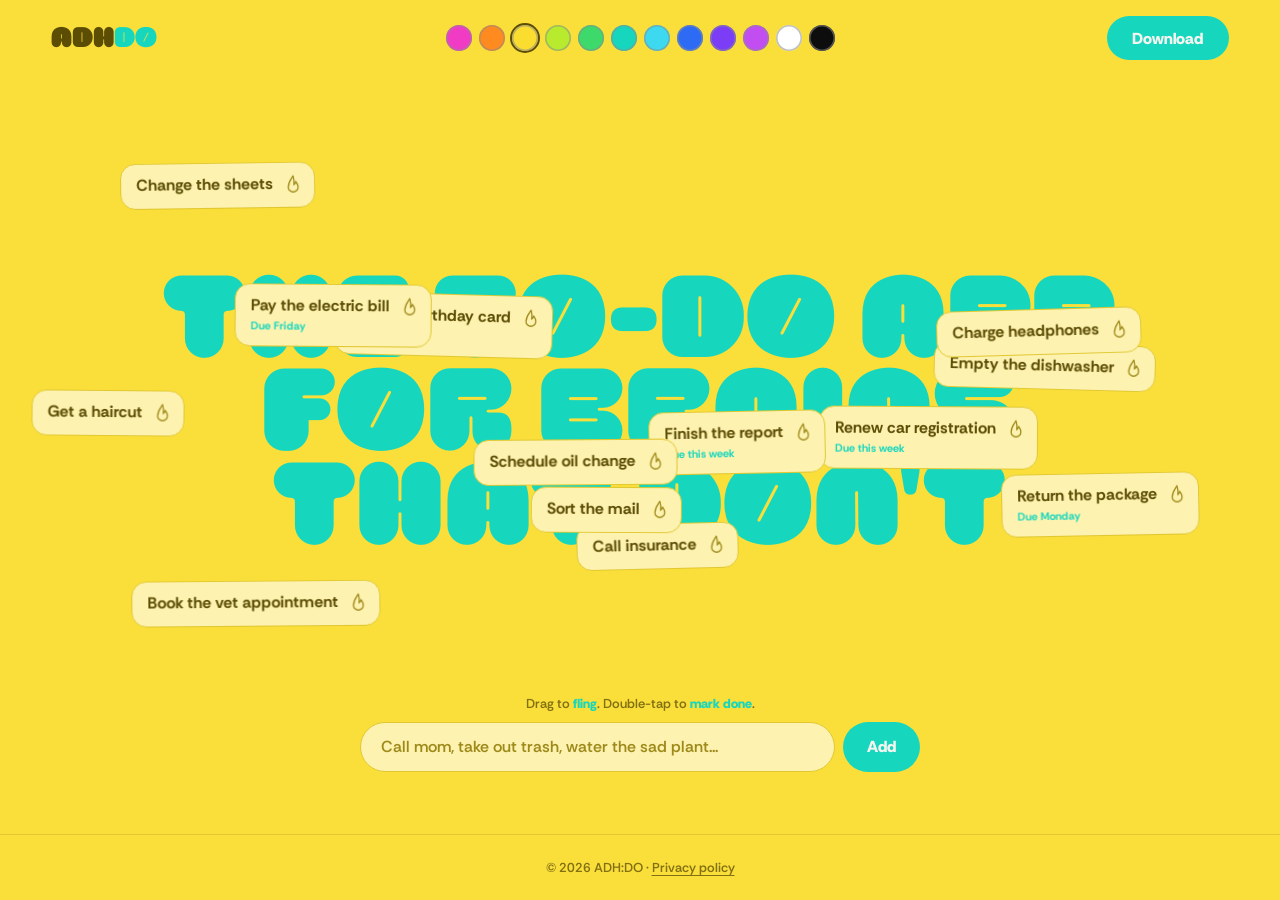
<file: index.html>
<!doctype html><html lang="en"><head><meta charset="utf-8"><meta name="viewport" content="width=device-width, initial-scale=1, maximum-scale=1"><title>ADH:DO | The ADHD to-do app for brains that don't</title><meta name="description" content="Brain dump your tasks, let AI sort them, and float them around until one sticks. ADH:DO is the ADHD to-do app with a coach built in. Free on iPhone."><link rel="canonical" href="https://www.adhdoapp.com/"><link rel="icon" type="image/png" href="/favicon.png"><link rel="apple-touch-icon" href="/apple-touch-icon.png"><meta name="theme-color" content="#C24DF0"><meta property="og:type" content="website"><meta property="og:site_name" content="ADH:DO"><meta property="og:url" content="https://www.adhdoapp.com/"><meta property="og:title" content="ADH:DO | The ADHD to-do app for brains that don't"><meta property="og:description" content="Brain dump your tasks, let AI sort them, and float them around until one sticks. ADH:DO is the ADHD to-do app with a coach built in. Free on iPhone."><meta property="og:image" content="https://www.adhdoapp.com/og.png"><meta property="og:image:width" content="1200"><meta property="og:image:height" content="630"><meta property="og:image:alt" content="ADH:DO: floating task cards, some on fire, on a purple screen"><meta name="twitter:card" content="summary_large_image"><meta name="twitter:title" content="ADH:DO | The ADHD to-do app for brains that don't"><meta name="twitter:description" content="Brain dump your tasks, let AI sort them, and float them around until one sticks. ADH:DO is the ADHD to-do app with a coach built in. Free on iPhone."><meta name="twitter:image" content="https://www.adhdoapp.com/og.png"><link rel="preconnect" href="https://fonts.googleapis.com"><link rel="preconnect" href="https://fonts.gstatic.com" crossorigin><link href="https://fonts.googleapis.com/css2?family=Rethink+Sans:wght@500;600;700;800&display=swap" rel="stylesheet"><style>
:root{
  /* vocabulary */
  --c-magenta:#F03CC4;
  --c-gold:#FADD2E;
  --c-teal:#16D6BE;
  --c-lime:#B8EB2E;
  --c-aqua:#3DD9F0;
  --c-blue:#2E6BF5;
  --c-tangerine:#FF8A1F;
  --c-violet:#7B3DF5;
  --c-green:#3ED96B;
  --c-orchid:#C24DF0;
  --c-white:#FFFFFF;
  --c-black:#0D0D0D;
  /* base inks: the deep tone of each base hue (light ink = dark base) */
  --ink-magenta:#5A0E47;
  --ink-tangerine:#5C2E05;
  --ink-gold:#5C4D05;
  --ink-lime:#3D5208;
  --ink-green:#0C4A21;
  --ink-teal:#07473F;
  --ink-aqua:#0A4854;
  --ink-blue:#EAF0FF;
  --ink-violet:#F0EAFF;
  --ink-orchid:#43105E;
  --ink-white:#191917;
  --ink-black:#F2F2EE;
  /* fixed */
  --on-accent-dark:#141412;
  --on-accent-light:#F5F5F0;
  --urgent-on-dark:#FF9A6A;
  --urgent-on-light:#D96A3B;
}

@font-face{font-family:'Roena';src:url([data-uri]) format('woff2');font-weight:400;font-display:swap}
:root{
  --base:#0C0C0C; --text:#F2F2EE; --card:#131312; --muted:#84847F; --faint:#5C5C58;
  --line:#232322; --accent:#B287E0; --accent-ink:#141412;
  --tag-quick:#6CC7C7; --tag-money:#F5C16C; --tag-life:#B8C76C; --tag-someday:#C787DE; --tag-health:#F5A6C7;
  --roena:'Roena',system-ui,sans-serif; --sans:'Rethink Sans',system-ui,sans-serif;
  --edge:clamp(16px,4vw,54px);
}
*{box-sizing:border-box;margin:0;padding:0}
html{scroll-behavior:smooth}
body{font-family:var(--sans);background:var(--base);color:var(--text);-webkit-font-smoothing:antialiased;
  transition:background .45s ease,color .45s ease;overflow-x:hidden}
a{color:inherit;text-decoration:none}
button{font-family:inherit;cursor:pointer}
.roena{font-family:var(--roena);line-height:.84;letter-spacing:.005em}

/* nav */
nav{position:sticky;top:0;z-index:60;background:var(--base);transition:background .45s ease;
  display:flex;align-items:center;gap:12px;padding:13px var(--edge);border-bottom:1px solid var(--line)}
.bar-left{flex:1 1 0;display:flex;justify-content:flex-start;min-width:0}
.wm{font-family:var(--roena);font-size:clamp(24px,3vw,30px);color:var(--text);line-height:1}
.wm .do{color:var(--accent)}
.navlink{font-weight:700;font-size:15px;color:var(--text);opacity:.62;transition:opacity .15s,color .15s}
.navlink:hover{opacity:1}
.navlink.active{opacity:1;color:var(--accent)}
.nav-right{flex:1 1 0;display:flex;align-items:center;gap:14px;justify-content:flex-end}
#themebar{flex:0 0 auto;display:flex;align-items:center;gap:7px;flex-wrap:wrap;justify-content:center}
.swatch{width:26px;height:26px;border-radius:50%;border:none;position:relative;padding:0;
  box-shadow:inset 0 0 0 1.6px rgba(140,140,140,.55);transition:transform .12s}
.swatch:hover{transform:scale(1.18)}
.swatch:focus-visible{outline:2px solid var(--text);outline-offset:2px}
.swatch.sel{box-shadow:inset 0 0 0 1.6px rgba(140,140,140,.55),0 0 0 2px var(--text)}

/* buttons */
.btn{display:inline-flex;align-items:center;gap:.5em;background:var(--accent);color:var(--accent-ink);
  font-weight:800;font-size:clamp(15px,1.6vw,18px);border:none;border-radius:999px;padding:.82em 1.6em;
  transition:transform .12s,background .45s,color .45s}
.btn:hover{transform:scale(1.04)} .btn:active{transform:scale(.97)}
.btn:focus-visible{outline:3px solid var(--text);outline-offset:3px}
.btn.ghost{background:transparent;color:var(--text);border:2px solid var(--line)}
.btn.ghost:hover{border-color:var(--accent);color:var(--accent)}
.nav-cta{padding:.72em 1.6em;font-size:16px}

/* footer */
footer{border-top:1px solid var(--line);padding:24px var(--edge);display:flex;justify-content:center;text-align:center;
  align-items:center;gap:12px;flex-wrap:wrap;color:var(--muted)}
footer .wm{font-size:24px}
footer .tiny{font-size:13px;font-weight:600}

/* home top bar (no nav on the homescreen) */
.home-top{position:absolute;top:0;left:0;right:0;z-index:40;display:flex;align-items:center;
  gap:12px;padding:16px var(--edge);pointer-events:none}
.home-top .wm,.home-top a,.home-top button,.home-top #themebar{pointer-events:auto}
.home-right{flex:1 1 0;display:flex;align-items:center;gap:14px;justify-content:flex-end}
@media(max-width:640px){
  nav,.home-top{flex-wrap:wrap}
  nav #themebar,.home-top #themebar{order:3;flex-basis:100%;justify-content:center;margin-top:10px}
  .bar-left,.nav-right,.home-right{flex:1 1 auto}
}

/* ============ SEA ============ */
.rink{position:relative;height:100svh;min-height:520px;overflow:hidden}

.hint{position:absolute;top:clamp(24px,7vh,74px);left:0;right:0;z-index:10;text-align:center;padding:0 var(--edge);
  pointer-events:none;transition:opacity .55s}
.hint .big{font-family:var(--roena);color:var(--text);font-size:clamp(30px,6vw,64px);line-height:.9}
.hint .big em{font-style:normal;color:var(--accent)}
.hint .small{margin-top:.7em;font-weight:600;font-size:clamp(14px,2vw,18px);color:var(--muted)}
.hint.gone{opacity:0}
.stream{position:absolute;inset:0;z-index:5}
.card{position:absolute;top:0;left:0;display:inline-flex;align-items:flex-start;gap:10px;max-width:min(270px,68vw);
  padding:12px 14px 13px 15px;border-radius:15px;background:var(--card);color:var(--text);text-align:left;border:1.5px solid var(--line);
  touch-action:none;will-change:transform;user-select:none;cursor:grab;transition:background .45s,color .45s,border-color .45s}
.card:active{cursor:grabbing}
.card .body{display:flex;flex-direction:column;gap:3px;min-width:0}
.card .ct{font-weight:700;font-size:clamp(14px,1.7vw,16px);line-height:1.18}
.card .due{font-weight:700;font-size:11px;color:var(--accent);transition:color .45s}
.card .flame{flex:0 0 auto;width:20px;height:20px;margin:-1px -3px 0 0;padding:1px;border:none;background:none;border-radius:7px;
  color:var(--faint);cursor:pointer;touch-action:auto;transition:color .25s,transform .15s}
.card .flame svg{width:100%;height:100%;display:block}
.card .flame .fl{display:none}
.card .flame:hover{transform:scale(1.15)}
.card .flame:focus-visible{outline:2px solid var(--text);outline-offset:2px}
.card.urgent{border-width:2px;animation:shimmer 2.4s ease-in-out infinite}
.card.urgent .flame{color:var(--accent)}
.card.urgent .flame .fl{display:block}
.card.urgent .flame .ol{display:none}
@keyframes shimmer{0%,100%{border-color:var(--accent)}50%{border-color:var(--accent-hot)}}
.tip{position:fixed;z-index:70;pointer-events:none;background:var(--accent);color:var(--accent-ink);font-weight:800;font-size:13px;
  padding:6px 11px;border-radius:999px;transform:translate(-50%,-100%) scale(.6);opacity:0;animation:tipin 1.5s cubic-bezier(.2,1.4,.35,1) forwards;white-space:nowrap}
.tip.quiet{background:var(--card);color:var(--muted);border:1px solid var(--line);font-weight:700}
@keyframes tipin{0%{transform:translate(-50%,-100%) scale(.6);opacity:0}12%{transform:translate(-50%,-115%) scale(1);opacity:1}70%{opacity:1}100%{transform:translate(-50%,-140%) scale(1);opacity:0}}
@media (prefers-reduced-motion:reduce){.card.urgent{animation:none;border-color:var(--accent)}.tip{animation:none;opacity:1;transform:translate(-50%,-115%)}}
.card.finish{pointer-events:none}
.card.escort{outline:3px solid var(--text)}

.bottom{position:absolute;left:0;right:0;bottom:62px;z-index:20;padding:0 var(--edge);
  background:transparent;display:flex;flex-direction:column;align-items:center;gap:10px}
.teach{font-weight:600;font-size:13px;color:var(--muted);text-align:center}
.teach b{color:var(--accent);font-weight:800}
.adder{display:flex;gap:8px;width:min(560px,100%)}
.adder input{flex:1;border:1px solid var(--line);border-radius:999px;padding:.85em 1.25em;font-family:var(--sans);
  font-weight:600;font-size:16px;background:var(--card);color:var(--text)}
.adder input::placeholder{color:var(--faint)}
.adder input:focus-visible{outline:2px solid var(--accent);outline-offset:2px}
.adder .add{border:none;border-radius:999px;padding:.85em 1.5em;font-weight:800;font-size:16px;background:var(--accent);color:var(--accent-ink)}
.adder .add:hover{transform:scale(1.03)}
.toast{position:absolute;left:50%;bottom:clamp(118px,20vh,176px);transform:translateX(-50%) translateY(10px);z-index:25;
  background:var(--card);color:var(--text);border:1px solid var(--line);font-weight:700;font-size:16px;padding:12px 18px;
  border-radius:15px;border-bottom-left-radius:5px;max-width:80vw;opacity:0;transition:opacity .25s,transform .25s;pointer-events:none;text-align:center}
.toast.show{opacity:1;transform:translateX(-50%) translateY(0)}

/* ============ PAGE HERO / SECTIONS ============ */
.phead{padding:clamp(52px,9vw,120px) var(--edge) clamp(20px,4vw,40px);text-align:center}
.phead .k{font-weight:800;text-transform:uppercase;letter-spacing:.04em;font-size:14px;color:var(--accent)}
.phead h1{font-family:var(--roena);color:var(--text);font-size:clamp(52px,12vw,150px);line-height:.82;margin-top:.14em}
.phead h1 em{font-style:normal;color:var(--accent)}
.phead p{max-width:34ch;margin:1.1em auto 0;font-weight:500;font-size:clamp(17px,2.2vw,24px);line-height:1.4;color:var(--muted)}

/* features */
.feat{max-width:1080px;margin:0 auto;padding:clamp(20px,4vw,40px) var(--edge)}
.frow{display:grid;grid-template-columns:1fr 1fr;gap:clamp(26px,5vw,64px);align-items:center;
  padding:clamp(40px,7vw,90px) 0;border-top:1px solid var(--line)}
.frow:first-child{border-top:none}
.frow.flip .ftext{order:2}
@media(max-width:800px){.frow{grid-template-columns:1fr;gap:26px}.frow.flip .ftext{order:0}}
.fnum{font-family:var(--roena);color:var(--accent);font-size:26px;line-height:1}
.ftext h2{font-family:var(--roena);color:var(--text);font-size:clamp(34px,5.4vw,64px);line-height:.9;margin:.15em 0 .1em}
.ftext p{font-weight:500;font-size:clamp(16px,2vw,21px);line-height:1.45;color:var(--muted);max-width:40ch}
.ftext p b{color:var(--text);font-weight:800}
.fvis{background:var(--card);border:1px solid var(--line);border-radius:22px;padding:clamp(20px,3vw,30px);min-height:230px;
  display:flex;flex-direction:column;justify-content:center;gap:10px;transition:background .45s,border-color .45s}

/* small mock bits reused on features */
.mtask{display:flex;align-items:center;gap:10px;background:var(--base);border:1px solid var(--line);border-radius:13px;padding:11px 13px}
.mtask .b{width:20px;height:20px;border:2.5px solid var(--text);border-radius:6px;flex:0 0 auto;opacity:.7}
.mtask .t{font-weight:700;font-size:15px}
.mtask .tag{margin-left:auto;font-weight:800;font-size:10px;text-transform:uppercase;letter-spacing:.05em;padding:3px 8px;border-radius:999px;color:#141314}
.mskip{font-weight:600;font-size:13px;color:var(--muted)}
.mskip b{color:var(--text)}
.bub{background:var(--base);border:1px solid var(--line);border-radius:16px;border-bottom-left-radius:5px;padding:13px 15px;font-weight:600;font-size:16px}
.chips{display:flex;gap:7px;flex-wrap:wrap}
.chip{display:inline-flex;align-items:center;gap:5px;background:var(--accent);color:var(--accent-ink);font-weight:800;font-size:12px;padding:5px 11px;border-radius:999px}
.mnote{font-weight:700;font-size:14px;color:var(--accent)}
.arrow{color:var(--muted);font-weight:800;text-align:center;font-size:13px}

/* download */
.dl{min-height:calc(100svh - 56px);display:flex;flex-direction:column;align-items:center;justify-content:center;
  text-align:center;padding:clamp(48px,8vw,110px) var(--edge)}
.dl .k{font-weight:800;text-transform:uppercase;letter-spacing:.04em;font-size:14px;color:var(--accent)}
.dl h1{font-family:var(--roena);color:var(--text);font-size:clamp(58px,15vw,240px);line-height:.8;margin:.12em 0}
.dl h1 em{font-style:normal;color:var(--accent)}
.dl p{max-width:32ch;font-weight:500;font-size:clamp(17px,2.3vw,24px);color:var(--muted);line-height:1.4;margin:.4em auto 0}
.stores{display:flex;gap:12px;justify-content:center;flex-wrap:wrap;margin-top:clamp(30px,4vw,44px)}
.store{display:inline-flex;align-items:center;gap:11px;background:var(--text);color:var(--base);border-radius:15px;
  padding:12px 22px;transition:transform .12s}
.store:hover{transform:scale(1.04)}
.store svg{width:26px;height:26px;fill:var(--base)}
.store .l1{font-size:11px;font-weight:600;opacity:.8;display:block;line-height:1.1}
.store .l2{font-size:19px;font-weight:800;line-height:1.05}
.store.beta{background:transparent;color:var(--text);border:2px solid var(--line)}
.store.beta svg{fill:var(--text)}
.req{margin-top:22px;font-weight:600;font-size:14px;color:var(--muted)}

@media (prefers-reduced-motion:reduce){*{scroll-behavior:auto}.card{transition:none}}


/* big fun line behind the sea */
.hero-line{margin:0;font-weight:400;position:absolute;left:50%;top:50%;transform:translate(-50%,-52%);z-index:2;pointer-events:none;text-align:center;
  font-family:var(--roena);color:var(--accent);font-size:clamp(52px,9.6vw,164px);line-height:.76;letter-spacing:.005em;
  width:84%;transition:opacity .22s ease,color .45s}
.hero-line.swap{opacity:0}
@media(max-width:640px){.hero-line{width:94%;top:44%}}

.swatch{animation:swin .22s cubic-bezier(.2,1.3,.4,1) both}

@keyframes swin{from{transform:scale(.4);opacity:0}}
@media (prefers-reduced-motion:reduce){.swatch{animation:none}}
.foot-link{color:var(--muted);text-decoration:underline;text-underline-offset:3px}.foot-link:hover{color:var(--accent)}

.legal{max-width:720px;margin:0 auto;padding:clamp(20px,4vw,40px) var(--edge) clamp(60px,8vw,110px)}
.legal h1{font-family:var(--roena);color:var(--text);font-size:clamp(40px,8vw,96px);line-height:.85;margin:.2em 0 .25em}
.legal .eff{font-weight:600;font-size:14px;color:var(--muted);margin-bottom:28px}
.legal h2{font-weight:800;font-size:clamp(19px,2.4vw,24px);margin:34px 0 10px;color:var(--text)}
.legal p,.legal li{font-weight:500;font-size:clamp(16px,1.9vw,18px);line-height:1.55;color:var(--text)}
.legal p{margin:0 0 12px}.legal ul{margin:0 0 12px 1.2em}.legal li{margin-bottom:6px}
.legal .note{background:var(--card);border:1px solid var(--line);border-radius:14px;padding:14px 16px;font-size:15px;color:var(--muted);margin-bottom:24px}
.legal a{color:var(--accent);text-decoration:underline;text-underline-offset:3px}

/* done: strikethrough, dimmed, and it falls into the pile */
.card.done{opacity:.55;cursor:grab;animation:none;border-width:1.5px;border-color:var(--line)}
.card.done .ct{text-decoration:line-through;text-decoration-thickness:2px}
.card.done .due,.card.done .flame{display:none}
/* urgent blaze: the app's licks, drawn live off the top edge */
.blaze{position:absolute;left:0;top:-80px;width:100%;height:80px;pointer-events:none;overflow:hidden;z-index:-1}
@media(max-width:640px){#themebar{gap:5px;margin-top:8px}.swatch{width:20px;height:20px}.swatch.sel{box-shadow:inset 0 0 0 1.2px rgba(140,140,140,.55),0 0 0 2px var(--text)}}
@media(max-width:640px){.bottom{bottom:30px}.bottom #themebar{margin-top:30px;order:initial;flex-basis:auto;justify-content:center}}
</style><script type="application/ld+json">{"@context":"https://schema.org","@type":"SoftwareApplication","name":"ADH:DO","alternateName":["ADHDO","ADH DO"],"operatingSystem":"iOS","applicationCategory":"ProductivityApplication","description":"The ADHD to-do app for brains that don't. Brain dump your tasks, let AI sort them, and float them around until one sticks. A coach that gets you started, not a list that nags.","url":"https://www.adhdoapp.com/","installUrl":"https://apps.apple.com/us/app/adh-do/id6757678709","downloadUrl":"https://apps.apple.com/us/app/adh-do/id6757678709","offers":{"@type":"Offer","price":"0","priceCurrency":"USD"},"image":"https://www.adhdoapp.com/og.png","publisher":{"@type":"Organization","name":"ADH:DO","url":"https://www.adhdoapp.com/","email":"support@adhdoapp.com"}}</script></head><body data-page="sea"><noscript><p>ADH:DO is the ADHD to-do app for brains that don't. Brain dump your tasks, let AI sort them, mark the urgent ones on fire, and start with one. Free on iPhone: <a href="https://apps.apple.com/us/app/adh-do/id6757678709">download on the App Store</a>.</p></noscript><div class="home-top"><div class="bar-left"><a class="wm" href="index.html" aria-label="ADH:DO">ADH<span class="do">Do</span></a></div><div id="themebar" aria-label="pick a theme"></div><div class="home-right"><a class="btn nav-cta" href="https://apps.apple.com/us/app/adh-do/id6757678709" rel="noopener">Download</a></div></div><section class="rink" id="rink"><h1 class="hero-line" id="heroLine" aria-live="polite">The to-do app for brains that don't</h1><div class="stream" id="stream" aria-label="a stream of floating tasks; tap one to complete it or add your own below"></div><div class="toast" id="toast"></div><div class="bottom"><p class="teach">Drag to <b>fling</b>. Double-tap to <b>mark done</b>.</p><div class="adder"><input id="addbox" type="text" maxlength="60" placeholder="Call mom, take out trash, water the sad plant..." aria-label="brain dump: type one or several tasks"><button class="add" id="addbtn" type="button">Add</button></div></div></section><footer><span class="tiny">© 2026 ADH:DO · <a class="foot-link" href="privacy.html">Privacy policy</a></span></footer><script>
(function(){
  var DP=[
    {id:'magenta',hex:'F03CC4',ink:'5A0E47',accents:[['gold','FADD2E'],['teal','16D6BE'],['lime','B8EB2E'],['aqua','3DD9F0'],['blue','2E6BF5'],['tangerine','FF8A1F']]},
    {id:'tangerine',hex:'FF8A1F',ink:'5C2E05',accents:[['aqua','3DD9F0'],['violet','7B3DF5'],['gold','FADD2E'],['teal','16D6BE'],['magenta','F03CC4'],['blue','2E6BF5']]},
    {id:'gold',hex:'FADD2E',ink:'5C4D05',accents:[['violet','7B3DF5'],['magenta','F03CC4'],['blue','2E6BF5'],['teal','16D6BE'],['aqua','3DD9F0'],['tangerine','FF8A1F']]},
    {id:'lime',hex:'B8EB2E',ink:'3D5208',accents:[['violet','7B3DF5'],['magenta','F03CC4'],['blue','2E6BF5'],['teal','16D6BE'],['aqua','3DD9F0'],['tangerine','FF8A1F']]},
    {id:'green',hex:'3ED96B',ink:'0C4A21',accents:[['magenta','F03CC4'],['violet','7B3DF5'],['gold','FADD2E'],['blue','2E6BF5'],['tangerine','FF8A1F'],['aqua','3DD9F0']]},
    {id:'teal',hex:'16D6BE',ink:'07473F',accents:[['magenta','F03CC4'],['violet','7B3DF5'],['tangerine','FF8A1F'],['gold','FADD2E'],['lime','B8EB2E'],['blue','2E6BF5']]},
    {id:'aqua',hex:'3DD9F0',ink:'0A4854',accents:[['magenta','F03CC4'],['violet','7B3DF5'],['tangerine','FF8A1F'],['gold','FADD2E'],['lime','B8EB2E'],['blue','2E6BF5']]},
    {id:'blue',hex:'2E6BF5',ink:'EAF0FF',accents:[['gold','FADD2E'],['lime','B8EB2E'],['teal','16D6BE'],['magenta','F03CC4'],['tangerine','FF8A1F'],['aqua','3DD9F0']]},
    {id:'violet',hex:'7B3DF5',ink:'F0EAFF',accents:[['lime','B8EB2E'],['gold','FADD2E'],['teal','16D6BE'],['magenta','F03CC4'],['tangerine','FF8A1F'],['aqua','3DD9F0']]},
    {id:'orchid',hex:'C24DF0',ink:'43105E',accents:[['gold','FADD2E'],['teal','16D6BE'],['lime','B8EB2E'],['aqua','3DD9F0'],['blue','2E6BF5'],['tangerine','FF8A1F']]},
    {id:'white',hex:'FFFFFF',ink:'191917',accents:[['black','0D0D0D'],['magenta','F03CC4'],['tangerine','FF8A1F'],['gold','FADD2E'],['lime','B8EB2E'],['green','3ED96B'],['teal','16D6BE'],['aqua','3DD9F0'],['blue','2E6BF5'],['violet','7B3DF5'],['orchid','C24DF0']]},
    {id:'black',hex:'0D0D0D',ink:'F2F2EE',accents:[['white','FFFFFF'],['magenta','F03CC4'],['tangerine','FF8A1F'],['gold','FADD2E'],['lime','B8EB2E'],['green','3ED96B'],['teal','16D6BE'],['aqua','3DD9F0'],['blue','2E6BF5'],['violet','7B3DF5'],['orchid','C24DF0']]}
  ];
  window.ADHDO_DP=DP;
  function rgb(h){return {r:parseInt(h.slice(0,2),16),g:parseInt(h.slice(2,4),16),b:parseInt(h.slice(4,6),16)};}
  function hex(c){return '#'+[c.r,c.g,c.b].map(function(v){v=Math.round(Math.max(0,Math.min(255,v)));return (v<16?'0':'')+v.toString(16);}).join('');}
  function mix(a,b,t){return {r:a.r+(b.r-a.r)*t,g:a.g+(b.g-a.g)*t,b:a.b+(b.b-a.b)*t};}
  function lum(c){return (0.299*c.r+0.587*c.g+0.114*c.b)/255;}
  var WHITE={r:255,g:255,b:255}, cur={b:0,a:0}, stage='base';
  function apply(bi,ai){
    var b=DP[bi]||DP[0]; bi=DP.indexOf(b); var a=b.accents[ai]||b.accents[0]; ai=b.accents.indexOf(a);
    var base=rgb(b.hex), ink=rgb(b.ink), acc=rgb(a[1]), dark=lum(ink)>0.5;
    if(!dark) base=mix(base,WHITE,0.06);
    var paper=!dark&&lum(base)>0.86;
    var card = dark?mix(base,WHITE,0.12) : paper?mix(base,ink,0.055) : mix(base,WHITE,0.60);
    var line = dark?mix(base,WHITE,0.20) : paper?mix(base,ink,0.11) : mix(base,ink,0.16);
    var r=document.documentElement.style;
    r.setProperty('--base',hex(base)); r.setProperty('--text',hex(ink)); r.setProperty('--card',hex(card)); r.setProperty('--line',hex(line));
    r.setProperty('--muted',hex(mix(base,ink,0.76))); r.setProperty('--faint',hex(mix(base,ink,0.58)));
    r.setProperty('--accent','#'+a[1]); r.setProperty('--accent-ink', lum(acc)>0.62?'#141412':'#F5F5F0');
    r.setProperty('--urgent', dark?'#FF9A6A':'#D96A3B'); r.setProperty('--accent-hot',hex(mix(acc,WHITE,0.5))); r.setProperty('--accent-deep',hex(mix(acc,{r:0,g:0,b:0},0.3)));
    cur={b:bi,a:ai}; window.ADHDO_theme=cur;
  }
  function save(){ try{localStorage.setItem('adhdo.dp',cur.b+'.'+cur.a);}catch(e){} }
  function parse(s){ var p=(s||'').split('.'); return p.length===2&&p[0]!==''?[+p[0]||0,+p[1]||0]:null; }
  // a chosen palette sticks; otherwise the homescreen shuffles on every load
  // and the inner pages follow whatever the homescreen landed on this visit
  var sel=null; try{sel=parse(localStorage.getItem('adhdo.dp'));}catch(e){}
  if(!sel){
    var isHome=document.body&&document.body.getAttribute('data-page')==='sea', ss=null;
    try{ss=parse(sessionStorage.getItem('adhdo.dp.sess'));}catch(e){}
    if(isHome||!ss){ var rb=Math.floor(Math.random()*DP.length), ra=Math.floor(Math.random()*DP[rb].accents.length); ss=[rb,ra];
      try{sessionStorage.setItem('adhdo.dp.sess',rb+'.'+ra);}catch(e){} }
    sel=ss;
  }
  apply(sel[0],sel[1]);

  function sw(bg,dot,label,sel){ var el=document.createElement('button'); el.className='swatch'+(sel?' sel':''); el.type='button';
    el.setAttribute('aria-label',label); el.style.background=bg; el.style.setProperty('--sa',dot); return el; }
  // two beats in one row: the 12 bases, then the chosen base's accents, then back
  function render(){
    var bar=document.getElementById('themebar'); if(!bar)return;
    bar.innerHTML='';
    if(stage==='base'){
      DP.forEach(function(b,i){
        var el=sw('#'+b.hex,'#'+b.hex,'base: '+b.id,i===cur.b);
        el.addEventListener('click',function(){ apply(i,0); save(); stage='accent'; render(); });
        bar.appendChild(el); });
    } else {
      var b=DP[cur.b];
      b.accents.forEach(function(a,i){
        var el=sw('#'+a[1],'#'+a[1],'accent: '+a[0],i===cur.a); el.classList.add('acc');
        el.addEventListener('click',function(){ apply(cur.b,i); save(); stage='base'; render(); });
        bar.appendChild(el); });
    }
  }
  render(); window.addEventListener('load',render);
  window.ADHDO_apply=apply;
})();
</script><script>
(function(){
  var reduce=window.matchMedia('(prefers-reduced-motion: reduce)').matches;
  var FLAME_PATH='M12 1.5C9 6.5 5.5 9.5 5.5 16.5a6.5 6.5 0 0 0 13 0c0-3.5-1.7-5.5-3-7.3-.3 2-1.3 3.4-2.5 4.2.6-4 .2-7.8-1-11.9z';
  var FLAME='<svg class="ol" viewBox="0 0 24 24" aria-hidden="true"><path d="M12 1.5C9 6.5 5.5 9.5 5.5 16.5a6.5 6.5 0 0 0 13 0c0-3.5-1.7-5.5-3-7.3-.3 2-1.3 3.4-2.5 4.2.6-4 .2-7.8-1-11.9z" fill="none" stroke="currentColor" stroke-width="1.7" stroke-linejoin="round"/></svg><svg class="fl" viewBox="0 0 24 24" aria-hidden="true"><path fill-rule="evenodd" d="M12 1.5C9 6.5 5.5 9.5 5.5 16.5a6.5 6.5 0 0 0 13 0c0-3.5-1.7-5.5-3-7.3-.3 2-1.3 3.4-2.5 4.2.6-4 .2-7.8-1-11.9z M12 14.6c-1.4 1.7-2.8 3.1-2.8 4.8a2.8 2.8 0 0 0 5.6 0c0-1.6-1.2-3-2.8-4.8z" fill="currentColor"/></svg>';
  // [text, due, flame] — flame: 0 none · 1 grayed (tap to light) · 2 lit
  var SEEDS=[
    ["Call the dentist","",0],["Pay the electric bill","friday",1],
    ["Pick up dry cleaning","",0],["Renew car registration","this week",1],
    ["Book the vet appointment","",0],["Submit expense report","today",2],
    ["Empty the dishwasher","",0],["Do a load of laundry","",0],
    ["Mail the birthday card","sat",0],["Return the package","monday",1],
    ["Reply to landlord","today",1],["Refill prescription","tomorrow",1],
    ["Take vitamins","",0],["Drink water","",0],
    ["Schedule oil change","",0],["Finish the report","this week",1],
    ["Clean out the fridge","",0],["Sort the mail","",0],
    ["Get a haircut","",0],["Call insurance","",0],
    ["Buy groceries","",0],["Change the sheets","",0],
    ["Charge headphones","",0],["Call the plumber","",0],
    ["Pay rent","the 1st",2],
    ["Return the library book","",0],["Find the other sock","",0]
  ];

  var stream=document.getElementById('stream'), toastEl=document.getElementById('toast'), rink=document.getElementById('rink');
  var W=0,H=0,topPad=90,botPad=150;
  function measure(){var r=rink.getBoundingClientRect();W=r.width;H=r.height;topPad=Math.min(H*0.2,130);botPad=Math.min(H*0.26,180);}
  function sizeRink(){var nv=document.querySelector('nav'),ft=document.querySelector('footer');var nh=(nv?nv.offsetHeight:0)+(ft?ft.offsetHeight:0);rink.style.height=Math.max(520,window.innerHeight-nh)+'px';measure();}
  window.addEventListener('resize',sizeRink);
  var CURRENT=reduce?0:8, cards=[];   // the app's gentle rightward current
  function rnd(a,b){return a+Math.random()*(b-a);}

  var DAYS=['monday','tuesday','wednesday','thursday','friday','saturday','sunday','mon','tue','tues','wed','thu','thur','thurs','fri','sat','sun'];
  function dueText(d){ return DAYS.indexOf(d)>=0 ? d.charAt(0).toUpperCase()+d.slice(1) : d; }

  function makeCard(text,opts){opts=opts||{};
    var el=document.createElement('div'); el.className='card'+(opts.flame===2?' urgent':'');
    el.setAttribute('role','listitem'); el.setAttribute('aria-label','task: '+text+(opts.due?', due '+opts.due:''));
    var body='<span class="body"><span class="ct"></span>'+(opts.due?'<span class="due"></span>':'')+'</span>';
    var fl='<button class="flame" type="button" aria-label="mark urgent" aria-pressed="'+(opts.flame===2)+'">'+FLAME+'</button>';
    el.innerHTML=body+fl;
    el.querySelector('.ct').textContent=text;
    if(opts.due) el.querySelector('.due').textContent='Due '+dueText(opts.due);
    stream.appendChild(el); var w=el.offsetWidth,h=el.offsetHeight;
    var c={el:el,text:text,due:opts.due||'',w:w,h:h,done:false,grabbed:false,escortTo:null,
      x:opts.x!=null?opts.x:rnd(20,Math.max(40,W-w-20)),
      y:opts.y!=null?opts.y:rnd(topPad,Math.max(topPad+10,H-botPad-h)),
      dx:CURRENT+rnd(-3,5), dy:0, seed:Math.random()*1000,
      vx:0,vy:0,ang:rnd(-5,5),angVel:0,lastTap:0};
    c.vx=opts.vx!=null?opts.vx:c.dx; c.vy=opts.vy!=null?opts.vy:rnd(-4,4);
    cards.push(c); draw(c); attach(c);
    if(opts.flame===2) blaze(c);
    var f=el.querySelector('.flame');
    if(f){ f.addEventListener('pointerdown',function(e){e.stopPropagation();});
      f.addEventListener('click',function(e){e.stopPropagation(); var on=!el.classList.contains('urgent');
        el.classList.toggle('urgent',on); f.setAttribute('aria-pressed',on);
        if(on)blaze(c); else unblaze(c);
        var r=f.getBoundingClientRect(), x=r.left+r.width/2, y=r.top;
        if(on){ tipAt(x,y,'Marked urgent!'); sparkAt(x,y+r.height/2); } else { tipAt(x,y,'Not urgent',true); } }); }
    if(!reduce&&el.animate){ try{
      if(opts.pop) el.animate([{transform:'scale(.35)',opacity:0},{transform:'scale(1)',opacity:1}],{duration:360,easing:'cubic-bezier(.2,1.4,.35,1)',composite:'add'});
      else if(opts.fade!=null) el.animate([{opacity:0,transform:'translateY(10px)'},{opacity:1,transform:'translateY(0)'}],{duration:700,delay:opts.fade,easing:'ease-out',fill:'backwards',composite:'add'});
    }catch(e){} }
    return c;}
  function draw(c){c.el.style.transform='translate('+c.x+'px,'+c.y+'px) rotate('+c.ang+'deg)';}

  var last=performance.now();
  function loop(now){var dt=Math.min((now-last)/1000,.05);last=now;var keep=Math.pow(0.55,dt);
    for(var i=0;i<cards.length;i++){var c=cards[i];if(c.gone)continue;
      if(c.blz&&!reduce)drawBlaze(c,now);
      if(c.grabbed)continue;
      if(c.done){ // gravity: it falls, bounces once, and rests in the pile
        c.vy+=1500*dt; c.x+=c.vx*dt; c.y+=c.vy*dt; c.vx*=Math.pow(0.12,dt);
        if(c.x>W-c.w-6){c.x=W-c.w-6;c.vx=-Math.abs(c.vx)*0.4;} if(c.x<6){c.x=6;c.vx=Math.abs(c.vx)*0.4;}
        if(c.y>=c.groundY){ c.y=c.groundY; if(Math.abs(c.vy)>80){c.vy=-c.vy*0.32;} else {c.vy=0;c.vx=0;c.resting=true;} }
        c.ang+=(c.restAng-c.ang)*Math.min(1,5*dt); draw(c); continue; }
      if(c.escortTo){c.x+=(c.escortTo.x-c.x)*Math.min(1,8*dt);c.y+=(c.escortTo.y-c.y)*Math.min(1,8*dt);c.ang+=(0-c.ang)*Math.min(1,8*dt);draw(c);continue;}
      c.x+=c.vx*dt;c.y+=c.vy*dt;c.ang+=c.angVel*dt;
      // a fling decays back onto the current; slow pucks ride it off the right edge and re-enter left
      c.vx=c.dx+(c.vx-c.dx)*keep; c.vy=c.dy+(c.vy-c.dy)*keep; c.angVel*=keep; c.ang*=Math.pow(0.4,dt);
      if(!reduce&&Math.abs(c.vy)<8&&Math.abs(c.vx-c.dx)<8){ c.vy+=Math.sin(now*0.0006+c.seed)*2.5*dt; }
      var minY=topPad,maxY=H-botPad-c.h;if(maxY<minY)maxY=minY;
      if(c.y<minY){c.y=minY;c.vy=Math.abs(c.vy)*0.6;}
      if(c.y>maxY){c.y=maxY;c.vy=-Math.abs(c.vy)*0.6;}
      if(c.x>W+8)c.x=-c.w-8; if(c.x<-c.w-8)c.x=W+8;
      draw(c);}
    requestAnimationFrame(loop);}

  function attach(c){var el=c.el,dX,dY,dT,ox,oy,lX,lY,lT,vx,vy,moved;
    el.addEventListener('pointerdown',function(e){if(c.gone)return;el.setPointerCapture(e.pointerId);c.resting=false;
      c.grabbed=true;c.escortTo=null;c.vx=0;c.vy=0;c.angVel=0;moved=false;
      var r=rink.getBoundingClientRect();dX=e.clientX;dY=e.clientY;dT=performance.now();
      ox=(e.clientX-r.left)-c.x;oy=(e.clientY-r.top)-c.y;lX=e.clientX;lY=e.clientY;lT=dT;vx=0;vy=0;});
    el.addEventListener('pointermove',function(e){if(!c.grabbed)return;var r=rink.getBoundingClientRect();
      c.x=(e.clientX-r.left)-ox;c.y=(e.clientY-r.top)-oy;
      if(Math.abs(e.clientX-dX)>5||Math.abs(e.clientY-dY)>5)moved=true;
      var t=performance.now(),d=Math.max(1,t-lT);vx=(e.clientX-lX)/d*1000;vy=(e.clientY-lY)/d*1000;lX=e.clientX;lY=e.clientY;lT=t;draw(c);});
    function up(){if(!c.grabbed)return;c.grabbed=false;var t=performance.now(),dt=t-dT;
      if(!moved&&dt<300){ if(c.lastTap&&t-c.lastTap<360){c.lastTap=0;complete(c);} else c.lastTap=t; if(!c.done){c.vx=c.dx;c.vy=c.dy;} return; }
      var cap=1600,m=Math.hypot(vx,vy);if(m>cap){vx*=cap/m;vy*=cap/m;}
      c.vx=vx;c.vy=vy;c.angVel=vx*0.003;}
    el.addEventListener('pointerup',up);el.addEventListener('pointercancel',up);}

  // double-tap: mark done. strike it through and let it fall to the pile
  function complete(c){ if(c.done||c.gone)return; c.done=true; c.resting=false; c.lastTap=0;
    c.el.classList.add('done'); c.el.classList.remove('urgent'); unblaze(c);
    var maxY=H-c.h-1, n=0, cx=c.x+c.w/2;
    cards.forEach(function(o){ if(o!==c&&o.done&&!o.gone&&o.resting&&Math.abs((o.x+o.w/2)-cx)<Math.min(o.w,c.w)*0.7) n++; });
    c.groundY=maxY-n*c.h*0.5; c.restAng=rnd(-9,9); c.vy=Math.max(c.vy,40);
    var pile=cards.filter(function(o){return o.done&&!o.gone;});
    if(pile.length>8){ var old=pile[0]; old.gone=true;
      old.el.animate([{opacity:.55},{opacity:0}],{duration:400}).onfinish=function(){old.el.remove();cards=cards.filter(function(x){return x!==old;});}; }
    replenish(); }
  // UrgentBlaze, exactly as the app draws it: three layers of licks (deep / accent / hot) plus sparse embers.
  // licks sit 14px in from each side so none meet the rounded corners; the pitch is fixed so spacing matches on every card.
  var NS='http://www.w3.org/2000/svg', PITCH=24, INSET=14;
  function licks(t,w,top,height,phase,speed,stagger,slim){ slim=slim||1;
    var span=Math.max(0,w-INSET*2), count=Math.max(2,Math.floor(span/PITCH)), start=INSET+(span-count*PITCH)/2, ts=t*speed, d='';
    for(var i=0;i<count;i++){ var cx=start+PITCH*((i+stagger)/1)/1; cx=start+PITCH*(i+0.5)+(stagger-0.5)*PITCH*0.6;
      var seed=Math.abs(Math.sin(i*12.9898+phase));
      var flick=0.62+0.24*Math.sin(ts*(4.6+seed*2.4)+i*2.1+phase)+0.14*Math.sin(ts*(8.3+seed)+i*4.7);
      var h=height*(0.5+0.55*seed)*flick, lw=(11+8*Math.abs(Math.sin(i*5.7+phase)))*slim;
      var sway=Math.sin(ts*2.1+i*1.3+phase)*(2+2.5*h/Math.max(height,1)), base=top+10;
      d+='M'+(cx-lw/2).toFixed(1)+' '+base+'Q'+(cx-lw*0.12).toFixed(1)+' '+(top-h*0.38).toFixed(1)+' '+(cx+sway).toFixed(1)+' '+(top-h).toFixed(1)
        +'Q'+(cx+lw*0.14).toFixed(1)+' '+(top-h*0.32).toFixed(1)+' '+(cx+lw/2).toFixed(1)+' '+base+'Z'; }
    return d; }
  function blaze(c){ if(c.blz)return; var w=c.w, svg=document.createElementNS(NS,'svg'); svg.setAttribute('class','blaze'); svg.setAttribute('viewBox','0 0 '+w+' 80');
    var deep=document.createElementNS(NS,'path'); deep.style.fill='var(--accent-deep)'; deep.style.opacity='.5';
    var a=document.createElementNS(NS,'path'); a.style.fill='var(--accent)'; a.style.opacity='.95';
    var h=document.createElementNS(NS,'path'); h.style.fill='var(--accent-hot)'; h.style.opacity='.95';
    var em=[]; for(var k=0;k<3;k++){ var e=document.createElementNS(NS,'circle'); e.style.fill='var(--accent-hot)'; svg.appendChild(e); em.push(e); }
    svg.appendChild(deep); svg.appendChild(a); svg.appendChild(h);
    c.blz={svg:svg,deep:deep,a:a,h:h,em:em,w:w,seed:Math.random()}; c.el.insertBefore(svg,c.el.firstChild); if(reduce)drawBlaze(c,0); }
  function unblaze(c){ if(!c.blz)return; c.blz.svg.remove(); c.blz=null; }
  function drawBlaze(c,now){ var b=c.blz, t=now/1000*(0.88+0.24*b.seed)+b.seed*137, top=80, w=b.w, H=24;
    b.deep.setAttribute('d',licks(t,w,top,H*1.1,0.9,0.8,0.15));
    b.a.setAttribute('d',licks(t,w,top,H,3.1,1.0,0.5));
    b.h.setAttribute('d',licks(t,w,top,H*0.55,3.1,1.0,0.5,0.55));
    for(var k=0;k<3;k++){ var fk=k+20, sd=Math.abs(Math.sin(fk*127.1)*43758.55)%1, pr=(t*(0.5+sd*0.35)+sd*7)%1;
      var ex=18+(w-36)*(Math.abs(Math.sin(fk*78.23))%1)+Math.sin(t*2.2+fk)*8*pr, ey=top-8-pr*52, rr=1.4*(1-pr)+0.5;
      b.em[k].setAttribute('cx',ex.toFixed(1)); b.em[k].setAttribute('cy',ey.toFixed(1)); b.em[k].setAttribute('r',rr.toFixed(2)); b.em[k].style.opacity=((1-pr)*0.85).toFixed(2); } }

  // a little accent tooltip that pops off the flame, and a puff of sparks
  function tipAt(x,y,text,quiet){ var t=document.createElement('div'); t.className='tip'+(quiet?' quiet':''); t.textContent=text;
    t.style.left=x+'px'; t.style.top=(y-6)+'px'; document.body.appendChild(t); setTimeout(function(){t.remove();},1600); }
  function sparkAt(x,y){ if(reduce)return;
    for(var i=0;i<10;i++){ var d=document.createElement('span'), s=4+Math.random()*5;
      d.style.cssText='position:fixed;z-index:69;pointer-events:none;border-radius:2px;left:'+x+'px;top:'+y+'px;width:'+s+'px;height:'+s+'px;background:'+(i%3?'var(--accent)':'var(--accent-hot)')+';';
      document.body.appendChild(d); var a=Math.random()*Math.PI*2, dist=26+Math.random()*44;
      d.animate([{transform:'translate(-50%,-50%)',opacity:1},{transform:'translate('+(Math.cos(a)*dist-50)+'%,'+(Math.sin(a)*dist-50)+'%) translate('+Math.cos(a)*dist+'px,'+(Math.sin(a)*dist+12)+'px)',opacity:0}],
        {duration:520+Math.random()*260,easing:'cubic-bezier(.2,.7,.3,1)'}).onfinish=function(){this.effect.target.remove();}; } }

  var pool=SEEDS.slice();
  function nextSeed(){if(!pool.length)pool=SEEDS.slice();return pool.splice(Math.floor(Math.random()*pool.length),1)[0];}
  // a new one drifts in where there's room, not from the wings
  function replenish(){var open=cards.filter(function(c){return !c.done;}).length;
    if(open<10){var s=nextSeed();makeCard(s[0],{due:s[1],flame:s[2],fade:200});}}

  // brain dump, parsed locally: split it up, pull out due dates, catch repeats
  var DUE_RX=/\b(today|tonight|tomorrow|this week|next week|monday|tuesday|wednesday|thursday|friday|saturday|sunday|mon|tue|tues|wed|thu|thur|thurs|fri|sat|sun|the \d{1,2}(?:st|nd|rd|th))\b/i;
  var VERB_RX=/^(call|text|email|buy|pay|book|schedule|pick|return|refill|renew|submit|finish|clean|water|take|drink|go|get|send|mail|cancel|charge|change|sort|do|make|start|reply|fix|order|drop|walk|feed|wash|fold|vacuum|write|read|check|update|sign|print|plan|ask|tell|find|look|grab|move|put|set|file|apply|register|research|clear|empty|unload|load|hang|wrap|bake|cook|prep|remember|don'?t|need|have|gotta|i )\b/i;
  function splitAnd(p){ var out=[], cur='', toks=p.split(/\s+(?:and|&)\s+/i);
    toks.forEach(function(tk,i){ if(i===0){cur=tk;return;} if(VERB_RX.test(tk)){out.push(cur);cur=tk;} else {cur+=' and '+tk;} });
    out.push(cur); return out; }
  function parseDump(v){
    var parts=[], out=[];
    v.split(/\n|;|,|\.\s+|\s+then\s+|\s+also\s+/i).forEach(function(p){ splitAnd(p).forEach(function(x){parts.push(x);}); });
    parts.forEach(function(t){
      t=t.trim().replace(/^(i (need|have|want|gotta) to|i need|need to|have to|remember to|don'?t forget to|gotta|also|then|and|to)\s+/i,'').replace(/[.!?]+$/,'').trim();
      if(!t||out.length>=6)return;
      var due='', m=t.match(DUE_RX);
      if(m){ due=m[1].toLowerCase(); t=t.replace(m[0],'').replace(/\s+(by|on|due|before)\s*$/i,'').replace(/\s{2,}/g,' ').trim(); }
      if(!t)return;
      t=t.charAt(0).toUpperCase()+t.slice(1);
      out.push({text:t,due:due});
    });
    return out;}
  function alreadyHave(t){ var k=t.toLowerCase();
    return cards.some(function(c){ if(c.done||!c.text)return false; var e=c.text.toLowerCase();
      return e===k || (k.length>3&&e.indexOf(k)>=0) || (e.length>3&&k.indexOf(e)>=0); }); }
  var addbox=document.getElementById('addbox');
  function addOwn(){var v=(addbox.value||'').trim();if(!v)return;
    var items=parseDump(v), added=[], skipped=[];
    items.forEach(function(it){ (alreadyHave(it.text)?skipped:added).push(it); });
    added.forEach(function(it,i){ setTimeout(function(){
      makeCard(it.text,{due:it.due,flame:1,x:W*0.5-90+rnd(-70,70),y:H-botPad-70,vx:rnd(-40,40),vy:-rnd(120,200),pop:true}); }, i*150); });
    var msg='';
    if(added.length===1&&!skipped.length){ msg='Added to the pile'+(added[0].due?' · due '+dueText(added[0].due):''); }
    else { if(added.length) msg='Added '+added.length+' to the pile';
      if(skipped.length) msg+=(msg?'. ':'')+'Skipped '+skipped.map(function(x){return '"'+x.text+'"';}).join(', ')+' (already on your list)'; }
    if(msg) toast(msg, added.length>1||skipped.length?3600:2400);
    addbox.value='';addbox.focus();}
  document.getElementById('addbtn').addEventListener('click',addOwn);
  addbox.addEventListener('keydown',function(e){if(e.key==='Enter'){e.preventDefault();addOwn();}});


  var tT;function toast(m,ms){toastEl.textContent=m;toastEl.classList.add('show');clearTimeout(tT);tT=setTimeout(function(){toastEl.classList.remove('show');},ms||2400);}

  // one fun line per visit
  var LINES=["Built by ADHD for ADHD","Never forget the eggs again","Part todo list. Part fidget spinner.","The to-do app for brains that don't","Brain dump away"];
  var lineEl=document.getElementById('heroLine'); lineEl.textContent=LINES[Math.floor(Math.random()*LINES.length)];

  var seeded=false;
  function boot(){ sizeRink();
    if(W>4&&H>4){ if(!seeded){ seeded=true; var n=W<560?9:13;
        // already floating when you arrive: spread out, then fade in in place
        for(var i=0;i<n;i++){var s=nextSeed();makeCard(s[0],{due:s[1],flame:s[2],fade:i*55});} }
      requestAnimationFrame(loop); }
    else { requestAnimationFrame(boot); } }
  boot();
  window.addEventListener('load',boot);
})();
</script><script>
(function(){ var bar=document.getElementById('themebar'), top=document.querySelector('.home-top'), right=document.querySelector('.home-right'), bottom=document.querySelector('.bottom');
  if(!bar||!top||!bottom)return;
  var mq=window.matchMedia('(max-width:640px)');
  function place(){ if(mq.matches){ if(bar.parentNode!==bottom) bottom.appendChild(bar); } else { if(bar.parentNode!==top) top.insertBefore(bar,right); } }
  place(); window.addEventListener('resize',place); if(mq.addEventListener)mq.addEventListener('change',place); })();
</script></body></html>
</file>
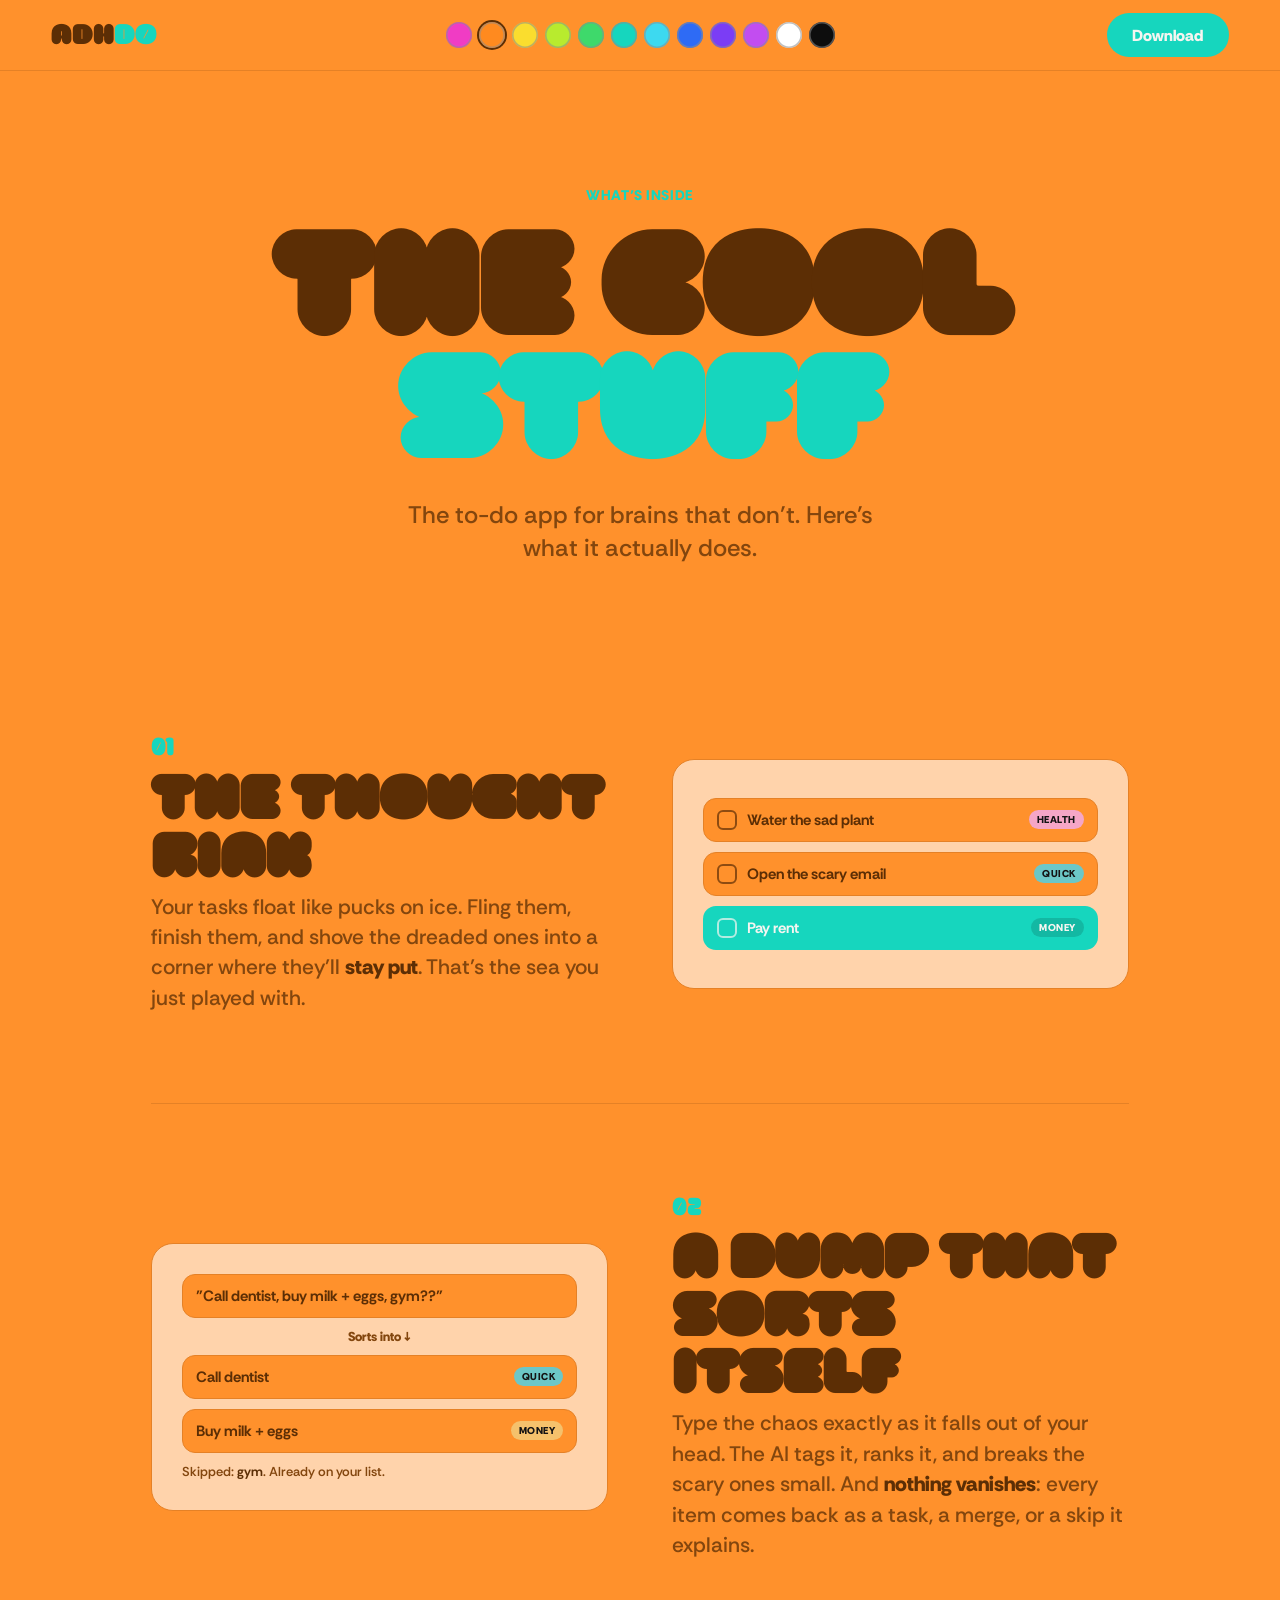
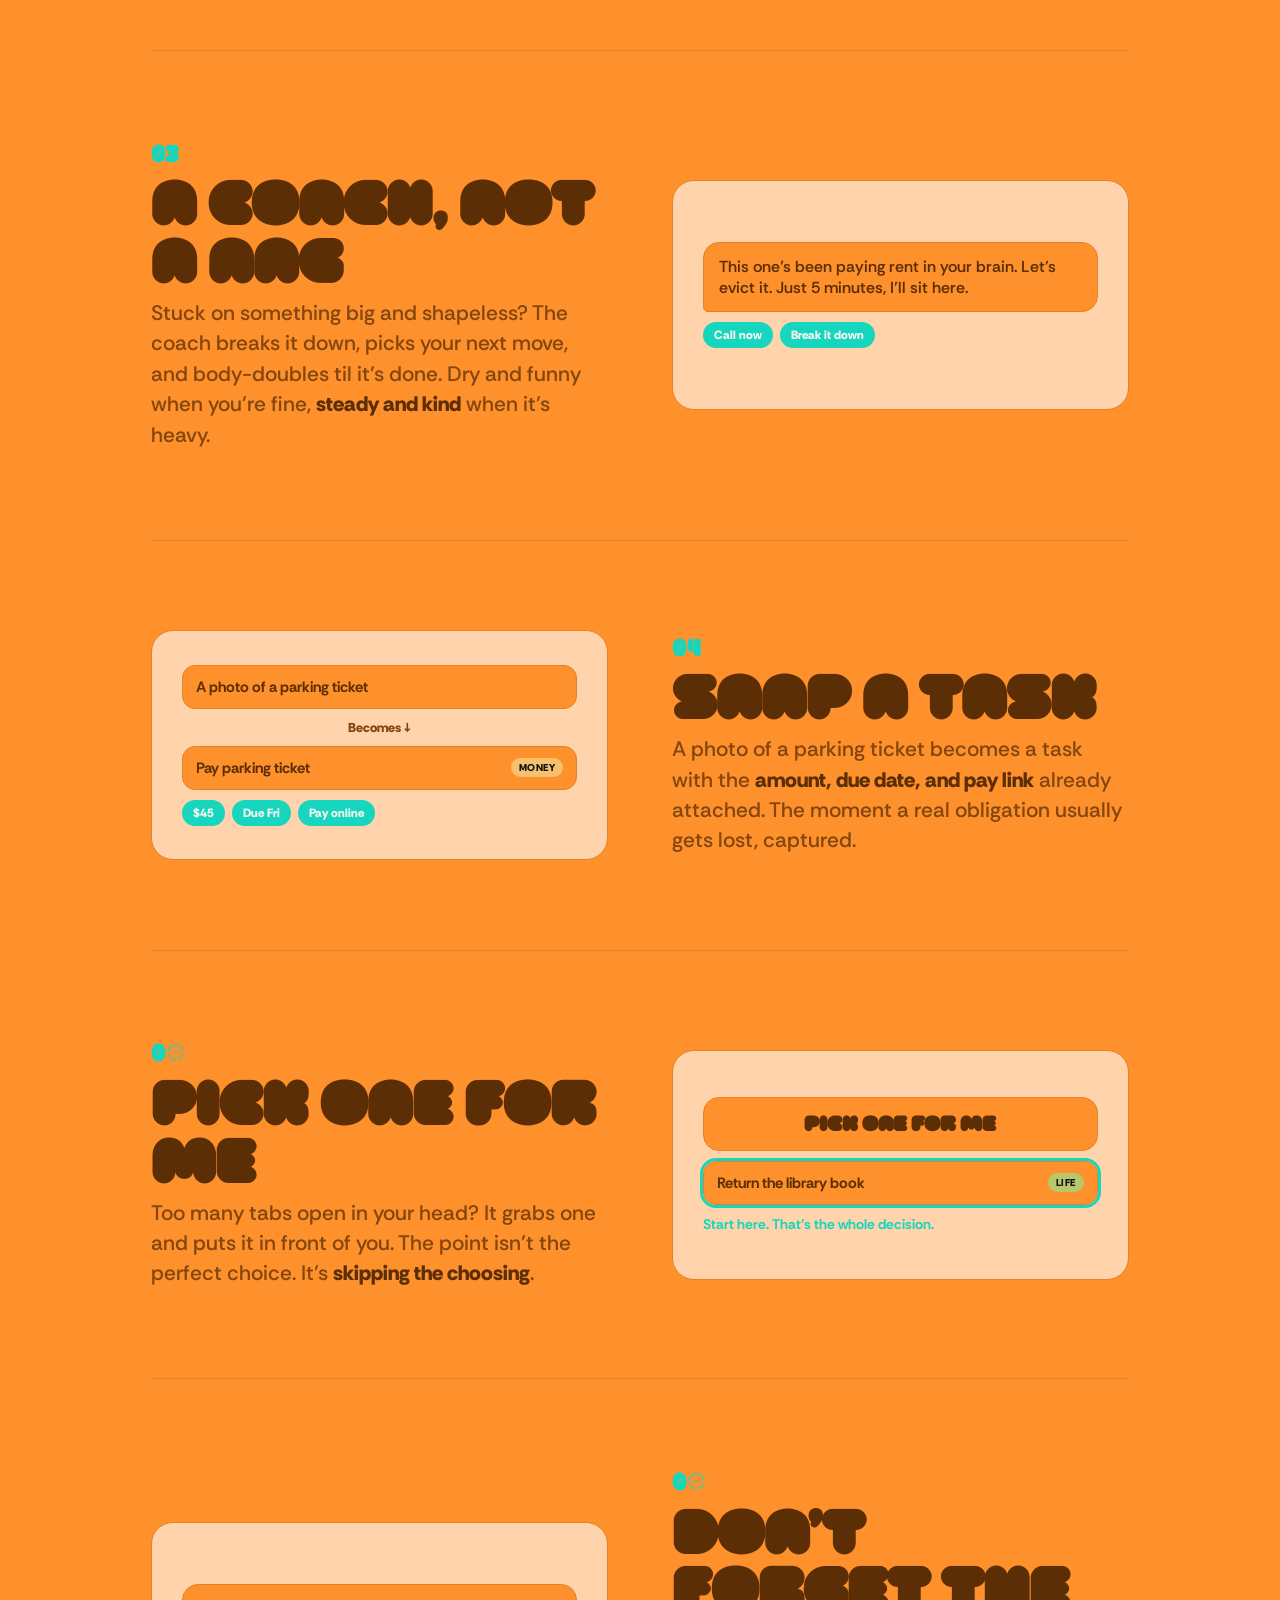
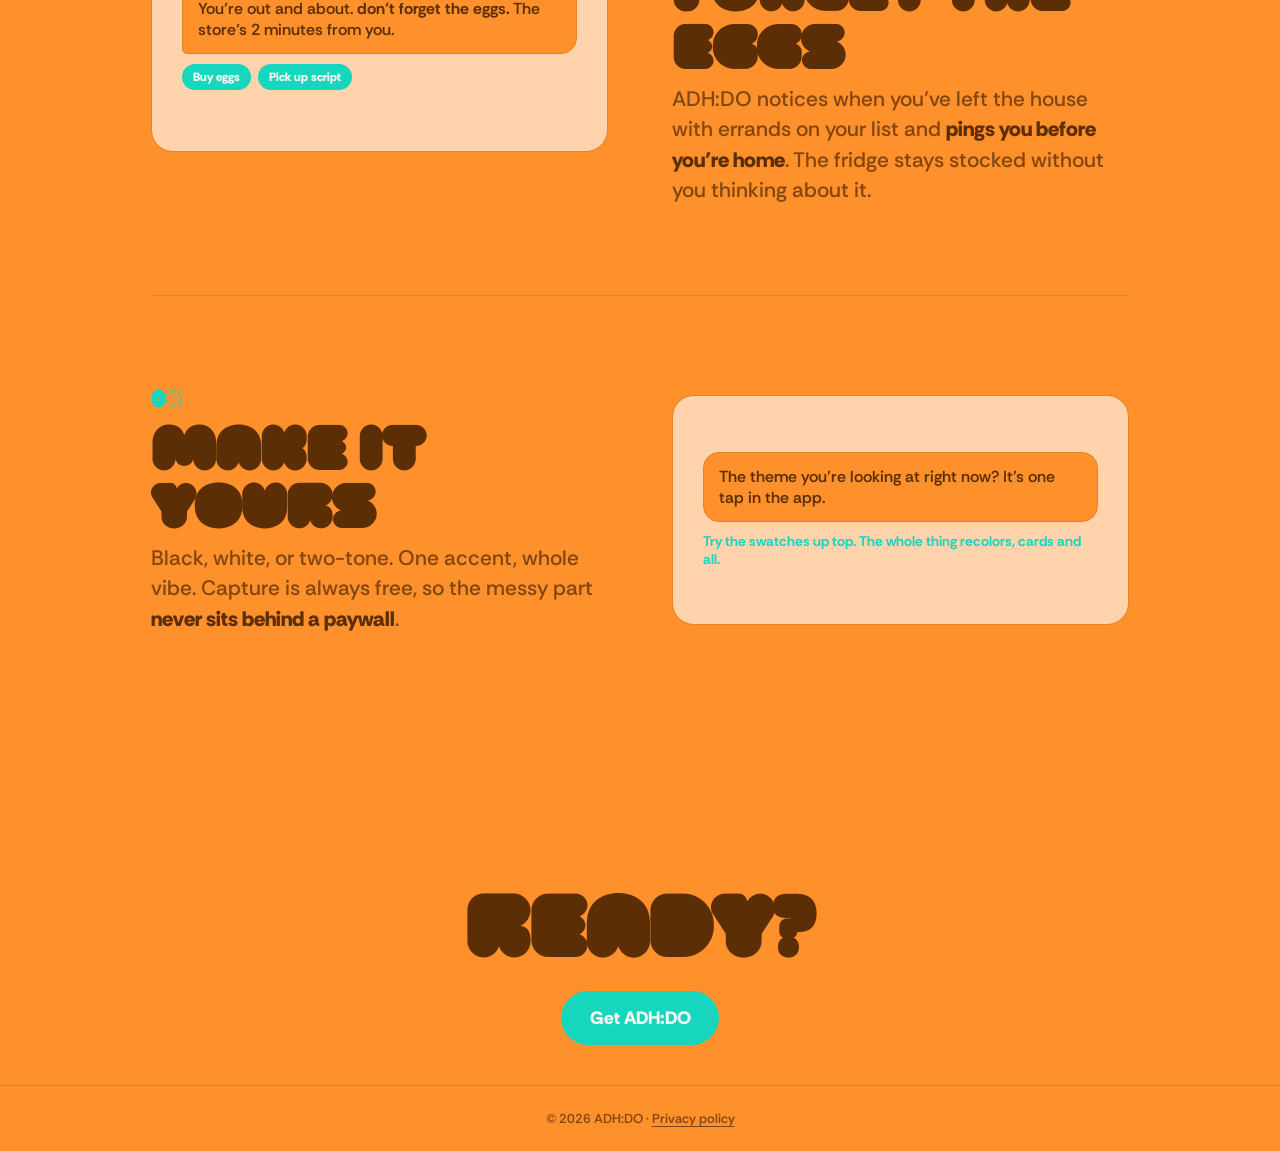
<file: features.html>
<!doctype html><html lang="en"><head><meta charset="utf-8"><meta name="viewport" content="width=device-width, initial-scale=1, maximum-scale=1"><title>Features | ADH:DO</title><meta name="description" content="What ADH:DO does: the thought rink, the brain dump that sorts itself, the coach, snap-a-task, and more."><link rel="canonical" href="https://www.adhdoapp.com/features"><link rel="icon" type="image/png" href="/favicon.png"><link rel="apple-touch-icon" href="/apple-touch-icon.png"><meta name="theme-color" content="#C24DF0"><meta property="og:type" content="website"><meta property="og:site_name" content="ADH:DO"><meta property="og:url" content="https://www.adhdoapp.com/features"><meta property="og:title" content="Features | ADH:DO"><meta property="og:description" content="What ADH:DO does: the thought rink, the brain dump that sorts itself, the coach, snap-a-task, and more."><meta property="og:image" content="https://www.adhdoapp.com/og.png"><meta property="og:image:width" content="1200"><meta property="og:image:height" content="630"><meta property="og:image:alt" content="ADH:DO: floating task cards, some on fire, on a purple screen"><meta name="twitter:card" content="summary_large_image"><meta name="twitter:title" content="Features | ADH:DO"><meta name="twitter:description" content="What ADH:DO does: the thought rink, the brain dump that sorts itself, the coach, snap-a-task, and more."><meta name="twitter:image" content="https://www.adhdoapp.com/og.png"><meta name="robots" content="noindex,nofollow"><link rel="preconnect" href="https://fonts.googleapis.com"><link rel="preconnect" href="https://fonts.gstatic.com" crossorigin><link href="https://fonts.googleapis.com/css2?family=Rethink+Sans:wght@500;600;700;800&display=swap" rel="stylesheet"><style>
:root{
  /* vocabulary */
  --c-magenta:#F03CC4;
  --c-gold:#FADD2E;
  --c-teal:#16D6BE;
  --c-lime:#B8EB2E;
  --c-aqua:#3DD9F0;
  --c-blue:#2E6BF5;
  --c-tangerine:#FF8A1F;
  --c-violet:#7B3DF5;
  --c-green:#3ED96B;
  --c-orchid:#C24DF0;
  --c-white:#FFFFFF;
  --c-black:#0D0D0D;
  /* base inks: the deep tone of each base hue (light ink = dark base) */
  --ink-magenta:#5A0E47;
  --ink-tangerine:#5C2E05;
  --ink-gold:#5C4D05;
  --ink-lime:#3D5208;
  --ink-green:#0C4A21;
  --ink-teal:#07473F;
  --ink-aqua:#0A4854;
  --ink-blue:#EAF0FF;
  --ink-violet:#F0EAFF;
  --ink-orchid:#43105E;
  --ink-white:#191917;
  --ink-black:#F2F2EE;
  /* fixed */
  --on-accent-dark:#141412;
  --on-accent-light:#F5F5F0;
  --urgent-on-dark:#FF9A6A;
  --urgent-on-light:#D96A3B;
}

@font-face{font-family:'Roena';src:url([data-uri]) format('woff2');font-weight:400;font-display:swap}
:root{
  --base:#0C0C0C; --text:#F2F2EE; --card:#131312; --muted:#84847F; --faint:#5C5C58;
  --line:#232322; --accent:#B287E0; --accent-ink:#141412;
  --tag-quick:#6CC7C7; --tag-money:#F5C16C; --tag-life:#B8C76C; --tag-someday:#C787DE; --tag-health:#F5A6C7;
  --roena:'Roena',system-ui,sans-serif; --sans:'Rethink Sans',system-ui,sans-serif;
  --edge:clamp(16px,4vw,54px);
}
*{box-sizing:border-box;margin:0;padding:0}
html{scroll-behavior:smooth}
body{font-family:var(--sans);background:var(--base);color:var(--text);-webkit-font-smoothing:antialiased;
  transition:background .45s ease,color .45s ease;overflow-x:hidden}
a{color:inherit;text-decoration:none}
button{font-family:inherit;cursor:pointer}
.roena{font-family:var(--roena);line-height:.84;letter-spacing:.005em}

/* nav */
nav{position:sticky;top:0;z-index:60;background:var(--base);transition:background .45s ease;
  display:flex;align-items:center;gap:12px;padding:13px var(--edge);border-bottom:1px solid var(--line)}
.bar-left{flex:1 1 0;display:flex;justify-content:flex-start;min-width:0}
.wm{font-family:var(--roena);font-size:clamp(24px,3vw,30px);color:var(--text);line-height:1}
.wm .do{color:var(--accent)}
.navlink{font-weight:700;font-size:15px;color:var(--text);opacity:.62;transition:opacity .15s,color .15s}
.navlink:hover{opacity:1}
.navlink.active{opacity:1;color:var(--accent)}
.nav-right{flex:1 1 0;display:flex;align-items:center;gap:14px;justify-content:flex-end}
#themebar{flex:0 0 auto;display:flex;align-items:center;gap:7px;flex-wrap:wrap;justify-content:center}
.swatch{width:26px;height:26px;border-radius:50%;border:none;position:relative;padding:0;
  box-shadow:inset 0 0 0 1.6px rgba(140,140,140,.55);transition:transform .12s}
.swatch:hover{transform:scale(1.18)}
.swatch:focus-visible{outline:2px solid var(--text);outline-offset:2px}
.swatch.sel{box-shadow:inset 0 0 0 1.6px rgba(140,140,140,.55),0 0 0 2px var(--text)}

/* buttons */
.btn{display:inline-flex;align-items:center;gap:.5em;background:var(--accent);color:var(--accent-ink);
  font-weight:800;font-size:clamp(15px,1.6vw,18px);border:none;border-radius:999px;padding:.82em 1.6em;
  transition:transform .12s,background .45s,color .45s}
.btn:hover{transform:scale(1.04)} .btn:active{transform:scale(.97)}
.btn:focus-visible{outline:3px solid var(--text);outline-offset:3px}
.btn.ghost{background:transparent;color:var(--text);border:2px solid var(--line)}
.btn.ghost:hover{border-color:var(--accent);color:var(--accent)}
.nav-cta{padding:.72em 1.6em;font-size:16px}

/* footer */
footer{border-top:1px solid var(--line);padding:24px var(--edge);display:flex;justify-content:center;text-align:center;
  align-items:center;gap:12px;flex-wrap:wrap;color:var(--muted)}
footer .wm{font-size:24px}
footer .tiny{font-size:13px;font-weight:600}

/* home top bar (no nav on the homescreen) */
.home-top{position:absolute;top:0;left:0;right:0;z-index:40;display:flex;align-items:center;
  gap:12px;padding:16px var(--edge);pointer-events:none}
.home-top .wm,.home-top a,.home-top button,.home-top #themebar{pointer-events:auto}
.home-right{flex:1 1 0;display:flex;align-items:center;gap:14px;justify-content:flex-end}
@media(max-width:640px){
  nav,.home-top{flex-wrap:wrap}
  nav #themebar,.home-top #themebar{order:3;flex-basis:100%;justify-content:center;margin-top:10px}
  .bar-left,.nav-right,.home-right{flex:1 1 auto}
}

/* ============ SEA ============ */
.rink{position:relative;height:100svh;min-height:520px;overflow:hidden}

.hint{position:absolute;top:clamp(24px,7vh,74px);left:0;right:0;z-index:10;text-align:center;padding:0 var(--edge);
  pointer-events:none;transition:opacity .55s}
.hint .big{font-family:var(--roena);color:var(--text);font-size:clamp(30px,6vw,64px);line-height:.9}
.hint .big em{font-style:normal;color:var(--accent)}
.hint .small{margin-top:.7em;font-weight:600;font-size:clamp(14px,2vw,18px);color:var(--muted)}
.hint.gone{opacity:0}
.stream{position:absolute;inset:0;z-index:5}
.card{position:absolute;top:0;left:0;display:inline-flex;flex-direction:column;gap:3px;max-width:min(260px,66vw);
  padding:12px 15px 13px;border-radius:15px;background:var(--card);color:var(--text);text-align:left;border:1px solid var(--line);
  touch-action:none;will-change:transform;user-select:none;cursor:grab;transition:background .45s,color .45s,border-color .45s}
.card:active{cursor:grabbing}
.card:focus-visible{outline:3px solid var(--text);outline-offset:3px}
.card .ct{font-weight:700;font-size:clamp(14px,1.7vw,16px);line-height:1.18}
.card .meta{display:flex;flex-wrap:wrap;gap:5px;align-items:baseline}
.card .type{font-weight:600;font-size:11px;color:var(--muted);letter-spacing:.02em;transition:color .45s}
.card .due{font-weight:700;font-size:11px;color:var(--accent);transition:color .45s}
.card.finish{pointer-events:none}
.card.escort{outline:3px solid var(--text)}

/* mini detail sheet */
.sheet-wrap{position:fixed;inset:0;z-index:80;display:flex;align-items:center;justify-content:center;padding:20px}
.sheet-wrap[hidden]{display:none}
.sheet-backdrop{position:absolute;inset:0;background:rgba(0,0,0,.45)}
.sheet{position:relative;background:var(--card);color:var(--text);border:1px solid var(--line);border-radius:20px;
  padding:22px;width:min(360px,92vw);animation:sheetin .2s ease}
@keyframes sheetin{from{transform:translateY(12px) scale(.96);opacity:0}}
.sheet-title{font-weight:800;font-size:22px;line-height:1.15}
.sheet-meta{margin-top:7px;font-weight:600;font-size:13px;color:var(--muted)}
.sheet-meta .due{color:var(--accent);font-weight:700}
.sheet-nudge{margin-top:15px;font-family:var(--roena);font-size:19px;color:var(--text);line-height:.95}
.sheet-actions{display:flex;gap:10px;margin-top:18px}
.sheet-actions .btn{flex:1;justify-content:center}
.bottom{position:absolute;left:0;right:0;bottom:0;z-index:20;padding:14px var(--edge) clamp(16px,3vh,26px);
  background:var(--base);display:flex;flex-direction:column;align-items:center;gap:10px}
.teach{font-weight:600;font-size:13px;color:var(--muted);text-align:center}
.teach b{color:var(--accent);font-weight:800}
.pick{background:none;border:none;color:var(--accent);font-weight:800;font-size:13.5px;padding:2px 6px}
.pick:hover{opacity:.8}
.adder{display:flex;gap:8px;width:min(560px,100%)}
.adder input{flex:1;border:1px solid var(--line);border-radius:999px;padding:.85em 1.25em;font-family:var(--sans);
  font-weight:600;font-size:16px;background:var(--card);color:var(--text)}
.adder input::placeholder{color:var(--muted)}
.adder input:focus-visible{outline:2px solid var(--accent);outline-offset:2px}
.adder .add{border:none;border-radius:999px;padding:.85em 1.5em;font-weight:800;font-size:16px;background:var(--accent);color:var(--accent-ink)}
.adder .add:hover{transform:scale(1.03)}
.toast{position:absolute;left:50%;bottom:clamp(118px,20vh,176px);transform:translateX(-50%) translateY(10px);z-index:25;
  background:var(--card);color:var(--text);border:1px solid var(--line);font-weight:700;font-size:16px;padding:12px 18px;
  border-radius:15px;border-bottom-left-radius:5px;max-width:80vw;opacity:0;transition:opacity .25s,transform .25s;pointer-events:none;text-align:center}
.toast.show{opacity:1;transform:translateX(-50%) translateY(0)}

/* ============ PAGE HERO / SECTIONS ============ */
.phead{padding:clamp(52px,9vw,120px) var(--edge) clamp(20px,4vw,40px);text-align:center}
.phead .k{font-weight:800;text-transform:uppercase;letter-spacing:.04em;font-size:14px;color:var(--accent)}
.phead h1{font-family:var(--roena);color:var(--text);font-size:clamp(52px,12vw,150px);line-height:.82;margin-top:.14em}
.phead h1 em{font-style:normal;color:var(--accent)}
.phead p{max-width:34ch;margin:1.1em auto 0;font-weight:500;font-size:clamp(17px,2.2vw,24px);line-height:1.4;color:var(--muted)}

/* features */
.feat{max-width:1080px;margin:0 auto;padding:clamp(20px,4vw,40px) var(--edge)}
.frow{display:grid;grid-template-columns:1fr 1fr;gap:clamp(26px,5vw,64px);align-items:center;
  padding:clamp(40px,7vw,90px) 0;border-top:1px solid var(--line)}
.frow:first-child{border-top:none}
.frow.flip .ftext{order:2}
@media(max-width:800px){.frow{grid-template-columns:1fr;gap:26px}.frow.flip .ftext{order:0}}
.fnum{font-family:var(--roena);color:var(--accent);font-size:26px;line-height:1}
.ftext h2{font-family:var(--roena);color:var(--text);font-size:clamp(34px,5.4vw,64px);line-height:.9;margin:.15em 0 .1em}
.ftext p{font-weight:500;font-size:clamp(16px,2vw,21px);line-height:1.45;color:var(--muted);max-width:40ch}
.ftext p b{color:var(--text);font-weight:800}
.fvis{background:var(--card);border:1px solid var(--line);border-radius:22px;padding:clamp(20px,3vw,30px);min-height:230px;
  display:flex;flex-direction:column;justify-content:center;gap:10px;transition:background .45s,border-color .45s}

/* small mock bits reused on features */
.mtask{display:flex;align-items:center;gap:10px;background:var(--base);border:1px solid var(--line);border-radius:13px;padding:11px 13px}
.mtask .b{width:20px;height:20px;border:2.5px solid var(--text);border-radius:6px;flex:0 0 auto;opacity:.7}
.mtask .t{font-weight:700;font-size:15px}
.mtask .tag{margin-left:auto;font-weight:800;font-size:10px;text-transform:uppercase;letter-spacing:.05em;padding:3px 8px;border-radius:999px;color:#141314}
.mskip{font-weight:600;font-size:13px;color:var(--muted)}
.mskip b{color:var(--text)}
.bub{background:var(--base);border:1px solid var(--line);border-radius:16px;border-bottom-left-radius:5px;padding:13px 15px;font-weight:600;font-size:16px}
.chips{display:flex;gap:7px;flex-wrap:wrap}
.chip{display:inline-flex;align-items:center;gap:5px;background:var(--accent);color:var(--accent-ink);font-weight:800;font-size:12px;padding:5px 11px;border-radius:999px}
.mnote{font-weight:700;font-size:14px;color:var(--accent)}
.arrow{color:var(--muted);font-weight:800;text-align:center;font-size:13px}

/* download */
.dl{min-height:calc(100svh - 56px);display:flex;flex-direction:column;align-items:center;justify-content:center;
  text-align:center;padding:clamp(48px,8vw,110px) var(--edge)}
.dl .k{font-weight:800;text-transform:uppercase;letter-spacing:.04em;font-size:14px;color:var(--accent)}
.dl h1{font-family:var(--roena);color:var(--text);font-size:clamp(58px,15vw,240px);line-height:.8;margin:.12em 0}
.dl h1 em{font-style:normal;color:var(--accent)}
.dl p{max-width:32ch;font-weight:500;font-size:clamp(17px,2.3vw,24px);color:var(--muted);line-height:1.4;margin:.4em auto 0}
.stores{display:flex;gap:12px;justify-content:center;flex-wrap:wrap;margin-top:clamp(30px,4vw,44px)}
.store{display:inline-flex;align-items:center;gap:11px;background:var(--text);color:var(--base);border-radius:15px;
  padding:12px 22px;transition:transform .12s}
.store:hover{transform:scale(1.04)}
.store svg{width:26px;height:26px;fill:var(--base)}
.store .l1{font-size:11px;font-weight:600;opacity:.8;display:block;line-height:1.1}
.store .l2{font-size:19px;font-weight:800;line-height:1.05}
.store.beta{background:transparent;color:var(--text);border:2px solid var(--line)}
.store.beta svg{fill:var(--text)}
.req{margin-top:22px;font-weight:600;font-size:14px;color:var(--muted)}

@media (prefers-reduced-motion:reduce){*{scroll-behavior:auto}.card{transition:none}}


.swatch{animation:swin .22s cubic-bezier(.2,1.3,.4,1) both}

@keyframes swin{from{transform:scale(.4);opacity:0}}
@media (prefers-reduced-motion:reduce){.swatch{animation:none}}
.foot-link{color:var(--muted);text-decoration:underline;text-underline-offset:3px}.foot-link:hover{color:var(--accent)}

.legal{max-width:720px;margin:0 auto;padding:clamp(20px,4vw,40px) var(--edge) clamp(60px,8vw,110px)}
.legal h1{font-family:var(--roena);color:var(--text);font-size:clamp(40px,8vw,96px);line-height:.85;margin:.2em 0 .25em}
.legal .eff{font-weight:600;font-size:14px;color:var(--muted);margin-bottom:28px}
.legal h2{font-weight:800;font-size:clamp(19px,2.4vw,24px);margin:34px 0 10px;color:var(--text)}
.legal p,.legal li{font-weight:500;font-size:clamp(16px,1.9vw,18px);line-height:1.55;color:var(--text)}
.legal p{margin:0 0 12px}.legal ul{margin:0 0 12px 1.2em}.legal li{margin-bottom:6px}
.legal .note{background:var(--card);border:1px solid var(--line);border-radius:14px;padding:14px 16px;font-size:15px;color:var(--muted);margin-bottom:24px}
.legal a{color:var(--accent);text-decoration:underline;text-underline-offset:3px}
@media(max-width:640px){#themebar{gap:5px;margin-top:8px}.swatch{width:20px;height:20px}.swatch.sel{box-shadow:inset 0 0 0 1.2px rgba(140,140,140,.55),0 0 0 2px var(--text)}}
</style></head><body data-page="features"><nav><div class="bar-left"><a class="wm" href="index.html" aria-label="ADH:DO">ADH<span class="do">Do</span></a></div><div id="themebar" aria-label="pick a theme"></div><div class="nav-right"><a class="btn nav-cta" href="https://apps.apple.com/us/app/adh-do/id6757678709" rel="noopener">Download</a></div></nav><section class="phead"><div class="k">What’s inside</div><h1>The cool <em>stuff</em></h1><p>The to-do app for brains that don’t. Here’s what it actually does.</p></section><div class="feat"><div class="frow"><div class="ftext"><div class="fnum">01</div><h2>The thought rink</h2><p>Your tasks float like pucks on ice. Fling them, finish them, and shove the dreaded ones into a corner where they’ll <b>stay put</b>. That’s the sea you just played with.</p></div><div class="fvis"><div class="mtask"><span class="b"></span><span class="t">Water the sad plant</span><span class="tag" style="background:var(--tag-health)">Health</span></div><div class="mtask"><span class="b"></span><span class="t">Open the scary email</span><span class="tag" style="background:var(--tag-quick)">Quick</span></div><div class="mtask" style="background:var(--accent);border-color:transparent"><span class="b" style="border-color:var(--accent-ink)"></span><span class="t" style="color:var(--accent-ink)">Pay rent</span><span class="tag" style="background:rgba(0,0,0,.14);color:var(--accent-ink)">Money</span></div></div></div><div class="frow flip"><div class="ftext"><div class="fnum">02</div><h2>A dump that sorts itself</h2><p>Type the chaos exactly as it falls out of your head. The AI tags it, ranks it, and breaks the scary ones small. And <b>nothing vanishes</b>: every item comes back as a task, a merge, or a skip it explains.</p></div><div class="fvis"><div class="mtask"><span class="t">"Call dentist, buy milk + eggs, gym??"</span></div><div class="arrow">Sorts into ↓</div><div class="mtask"><span class="t">Call dentist</span><span class="tag" style="background:var(--tag-quick)">Quick</span></div><div class="mtask"><span class="t">Buy milk + eggs</span><span class="tag" style="background:var(--tag-money)">Money</span></div><p class="mskip">Skipped: <b>gym</b>. Already on your list.</p></div></div><div class="frow"><div class="ftext"><div class="fnum">03</div><h2>A coach, not a nag</h2><p>Stuck on something big and shapeless? The coach breaks it down, picks your next move, and body-doubles til it’s done. Dry and funny when you’re fine, <b>steady and kind</b> when it’s heavy.</p></div><div class="fvis"><div class="bub">This one’s been paying rent in your brain. Let’s evict it. Just 5 minutes, I’ll sit here.</div><div class="chips"><span class="chip">Call now</span><span class="chip">Break it down</span></div></div></div><div class="frow flip"><div class="ftext"><div class="fnum">04</div><h2>Snap a task</h2><p>A photo of a parking ticket becomes a task with the <b>amount, due date, and pay link</b> already attached. The moment a real obligation usually gets lost, captured.</p></div><div class="fvis"><div class="mtask"><span class="t">A photo of a parking ticket</span></div><div class="arrow">Becomes ↓</div><div class="mtask"><span class="t">Pay parking ticket</span><span class="tag" style="background:var(--tag-money)">Money</span></div><div class="chips"><span class="chip">$45</span><span class="chip">Due Fri</span><span class="chip">Pay online</span></div></div></div><div class="frow"><div class="ftext"><div class="fnum">05</div><h2>Pick one for me</h2><p>Too many tabs open in your head? It grabs one and puts it in front of you. The point isn’t the perfect choice. It’s <b>skipping the choosing</b>.</p></div><div class="fvis"><div class="bub" style="text-align:center;font-family:var(--roena);font-size:22px;border-bottom-left-radius:16px">Pick one for me</div><div class="mtask" style="outline:3px solid var(--accent)"><span class="t">Return the library book</span><span class="tag" style="background:var(--tag-life)">Life</span></div><p class="mnote">Start here. That’s the whole decision.</p></div></div><div class="frow flip"><div class="ftext"><div class="fnum">06</div><h2>Don’t forget the eggs</h2><p>ADH:DO notices when you’ve left the house with errands on your list and <b>pings you before you’re home</b>. The fridge stays stocked without you thinking about it.</p></div><div class="fvis"><div class="bub">You’re out and about. <b>don’t forget the eggs.</b> The store’s 2 minutes from you.</div><div class="chips"><span class="chip">Buy eggs</span><span class="chip">Pick up script</span></div></div></div><div class="frow"><div class="ftext"><div class="fnum">07</div><h2>Make it yours</h2><p>Black, white, or two-tone. One accent, whole vibe. Capture is always free, so the messy part <b>never sits behind a paywall</b>.</p></div><div class="fvis"><div class="bub" style="border-bottom-left-radius:16px">The theme you’re looking at right now? It’s one tap in the app.</div><p class="mnote">Try the swatches up top. The whole thing recolors, cards and all.</p></div></div></div><section class="phead"><h1 style="font-size:clamp(40px,8vw,90px)">Ready?</h1><div class="stores" style="justify-content:center;margin-top:26px"><a class="btn" href="https://apps.apple.com/us/app/adh-do/id6757678709" rel="noopener">Get ADH:DO</a></div></section><footer><span class="tiny">© 2026 ADH:DO · <a class="foot-link" href="privacy.html">Privacy policy</a></span></footer><script>
(function(){
  var DP=[
    {id:'magenta',hex:'F03CC4',ink:'5A0E47',accents:[['gold','FADD2E'],['teal','16D6BE'],['lime','B8EB2E'],['aqua','3DD9F0'],['blue','2E6BF5'],['tangerine','FF8A1F']]},
    {id:'tangerine',hex:'FF8A1F',ink:'5C2E05',accents:[['aqua','3DD9F0'],['violet','7B3DF5'],['gold','FADD2E'],['teal','16D6BE'],['magenta','F03CC4'],['blue','2E6BF5']]},
    {id:'gold',hex:'FADD2E',ink:'5C4D05',accents:[['violet','7B3DF5'],['magenta','F03CC4'],['blue','2E6BF5'],['teal','16D6BE'],['aqua','3DD9F0'],['tangerine','FF8A1F']]},
    {id:'lime',hex:'B8EB2E',ink:'3D5208',accents:[['violet','7B3DF5'],['magenta','F03CC4'],['blue','2E6BF5'],['teal','16D6BE'],['aqua','3DD9F0'],['tangerine','FF8A1F']]},
    {id:'green',hex:'3ED96B',ink:'0C4A21',accents:[['magenta','F03CC4'],['violet','7B3DF5'],['gold','FADD2E'],['blue','2E6BF5'],['tangerine','FF8A1F'],['aqua','3DD9F0']]},
    {id:'teal',hex:'16D6BE',ink:'07473F',accents:[['magenta','F03CC4'],['violet','7B3DF5'],['tangerine','FF8A1F'],['gold','FADD2E'],['lime','B8EB2E'],['blue','2E6BF5']]},
    {id:'aqua',hex:'3DD9F0',ink:'0A4854',accents:[['magenta','F03CC4'],['violet','7B3DF5'],['tangerine','FF8A1F'],['gold','FADD2E'],['lime','B8EB2E'],['blue','2E6BF5']]},
    {id:'blue',hex:'2E6BF5',ink:'EAF0FF',accents:[['gold','FADD2E'],['lime','B8EB2E'],['teal','16D6BE'],['magenta','F03CC4'],['tangerine','FF8A1F'],['aqua','3DD9F0']]},
    {id:'violet',hex:'7B3DF5',ink:'F0EAFF',accents:[['lime','B8EB2E'],['gold','FADD2E'],['teal','16D6BE'],['magenta','F03CC4'],['tangerine','FF8A1F'],['aqua','3DD9F0']]},
    {id:'orchid',hex:'C24DF0',ink:'43105E',accents:[['gold','FADD2E'],['teal','16D6BE'],['lime','B8EB2E'],['aqua','3DD9F0'],['blue','2E6BF5'],['tangerine','FF8A1F']]},
    {id:'white',hex:'FFFFFF',ink:'191917',accents:[['black','0D0D0D'],['magenta','F03CC4'],['tangerine','FF8A1F'],['gold','FADD2E'],['lime','B8EB2E'],['green','3ED96B'],['teal','16D6BE'],['aqua','3DD9F0'],['blue','2E6BF5'],['violet','7B3DF5'],['orchid','C24DF0']]},
    {id:'black',hex:'0D0D0D',ink:'F2F2EE',accents:[['white','FFFFFF'],['magenta','F03CC4'],['tangerine','FF8A1F'],['gold','FADD2E'],['lime','B8EB2E'],['green','3ED96B'],['teal','16D6BE'],['aqua','3DD9F0'],['blue','2E6BF5'],['violet','7B3DF5'],['orchid','C24DF0']]}
  ];
  window.ADHDO_DP=DP;
  function rgb(h){return {r:parseInt(h.slice(0,2),16),g:parseInt(h.slice(2,4),16),b:parseInt(h.slice(4,6),16)};}
  function hex(c){return '#'+[c.r,c.g,c.b].map(function(v){v=Math.round(Math.max(0,Math.min(255,v)));return (v<16?'0':'')+v.toString(16);}).join('');}
  function mix(a,b,t){return {r:a.r+(b.r-a.r)*t,g:a.g+(b.g-a.g)*t,b:a.b+(b.b-a.b)*t};}
  function lum(c){return (0.299*c.r+0.587*c.g+0.114*c.b)/255;}
  var WHITE={r:255,g:255,b:255}, cur={b:0,a:0}, stage='base';
  function apply(bi,ai){
    var b=DP[bi]||DP[0]; bi=DP.indexOf(b); var a=b.accents[ai]||b.accents[0]; ai=b.accents.indexOf(a);
    var base=rgb(b.hex), ink=rgb(b.ink), acc=rgb(a[1]), dark=lum(ink)>0.5;
    if(!dark) base=mix(base,WHITE,0.06);
    var paper=!dark&&lum(base)>0.86;
    var card = dark?mix(base,WHITE,0.12) : paper?mix(base,ink,0.055) : mix(base,WHITE,0.60);
    var line = dark?mix(base,WHITE,0.20) : paper?mix(base,ink,0.11) : mix(base,ink,0.16);
    var r=document.documentElement.style;
    r.setProperty('--base',hex(base)); r.setProperty('--text',hex(ink)); r.setProperty('--card',hex(card)); r.setProperty('--line',hex(line));
    r.setProperty('--muted',hex(mix(base,ink,0.76))); r.setProperty('--faint',hex(mix(base,ink,0.58)));
    r.setProperty('--accent','#'+a[1]); r.setProperty('--accent-ink', lum(acc)>0.62?'#141412':'#F5F5F0');
    r.setProperty('--urgent', dark?'#FF9A6A':'#D96A3B'); r.setProperty('--accent-hot',hex(mix(acc,WHITE,0.5))); r.setProperty('--accent-deep',hex(mix(acc,{r:0,g:0,b:0},0.3)));
    cur={b:bi,a:ai}; window.ADHDO_theme=cur;
  }
  function save(){ try{localStorage.setItem('adhdo.dp',cur.b+'.'+cur.a);}catch(e){} }
  function parse(s){ var p=(s||'').split('.'); return p.length===2&&p[0]!==''?[+p[0]||0,+p[1]||0]:null; }
  // a chosen palette sticks; otherwise the homescreen shuffles on every load
  // and the inner pages follow whatever the homescreen landed on this visit
  var sel=null; try{sel=parse(localStorage.getItem('adhdo.dp'));}catch(e){}
  if(!sel){
    var isHome=document.body&&document.body.getAttribute('data-page')==='sea', ss=null;
    try{ss=parse(sessionStorage.getItem('adhdo.dp.sess'));}catch(e){}
    if(isHome||!ss){ var rb=Math.floor(Math.random()*DP.length), ra=Math.floor(Math.random()*DP[rb].accents.length); ss=[rb,ra];
      try{sessionStorage.setItem('adhdo.dp.sess',rb+'.'+ra);}catch(e){} }
    sel=ss;
  }
  apply(sel[0],sel[1]);

  function sw(bg,dot,label,sel){ var el=document.createElement('button'); el.className='swatch'+(sel?' sel':''); el.type='button';
    el.setAttribute('aria-label',label); el.style.background=bg; el.style.setProperty('--sa',dot); return el; }
  // two beats in one row: the 12 bases, then the chosen base's accents, then back
  function render(){
    var bar=document.getElementById('themebar'); if(!bar)return;
    bar.innerHTML='';
    if(stage==='base'){
      DP.forEach(function(b,i){
        var el=sw('#'+b.hex,'#'+b.hex,'base: '+b.id,i===cur.b);
        el.addEventListener('click',function(){ apply(i,0); save(); stage='accent'; render(); });
        bar.appendChild(el); });
    } else {
      var b=DP[cur.b];
      b.accents.forEach(function(a,i){
        var el=sw('#'+a[1],'#'+a[1],'accent: '+a[0],i===cur.a); el.classList.add('acc');
        el.addEventListener('click',function(){ apply(cur.b,i); save(); stage='base'; render(); });
        bar.appendChild(el); });
    }
  }
  render(); window.addEventListener('load',render);
  window.ADHDO_apply=apply;
})();
</script></body></html>
</file>
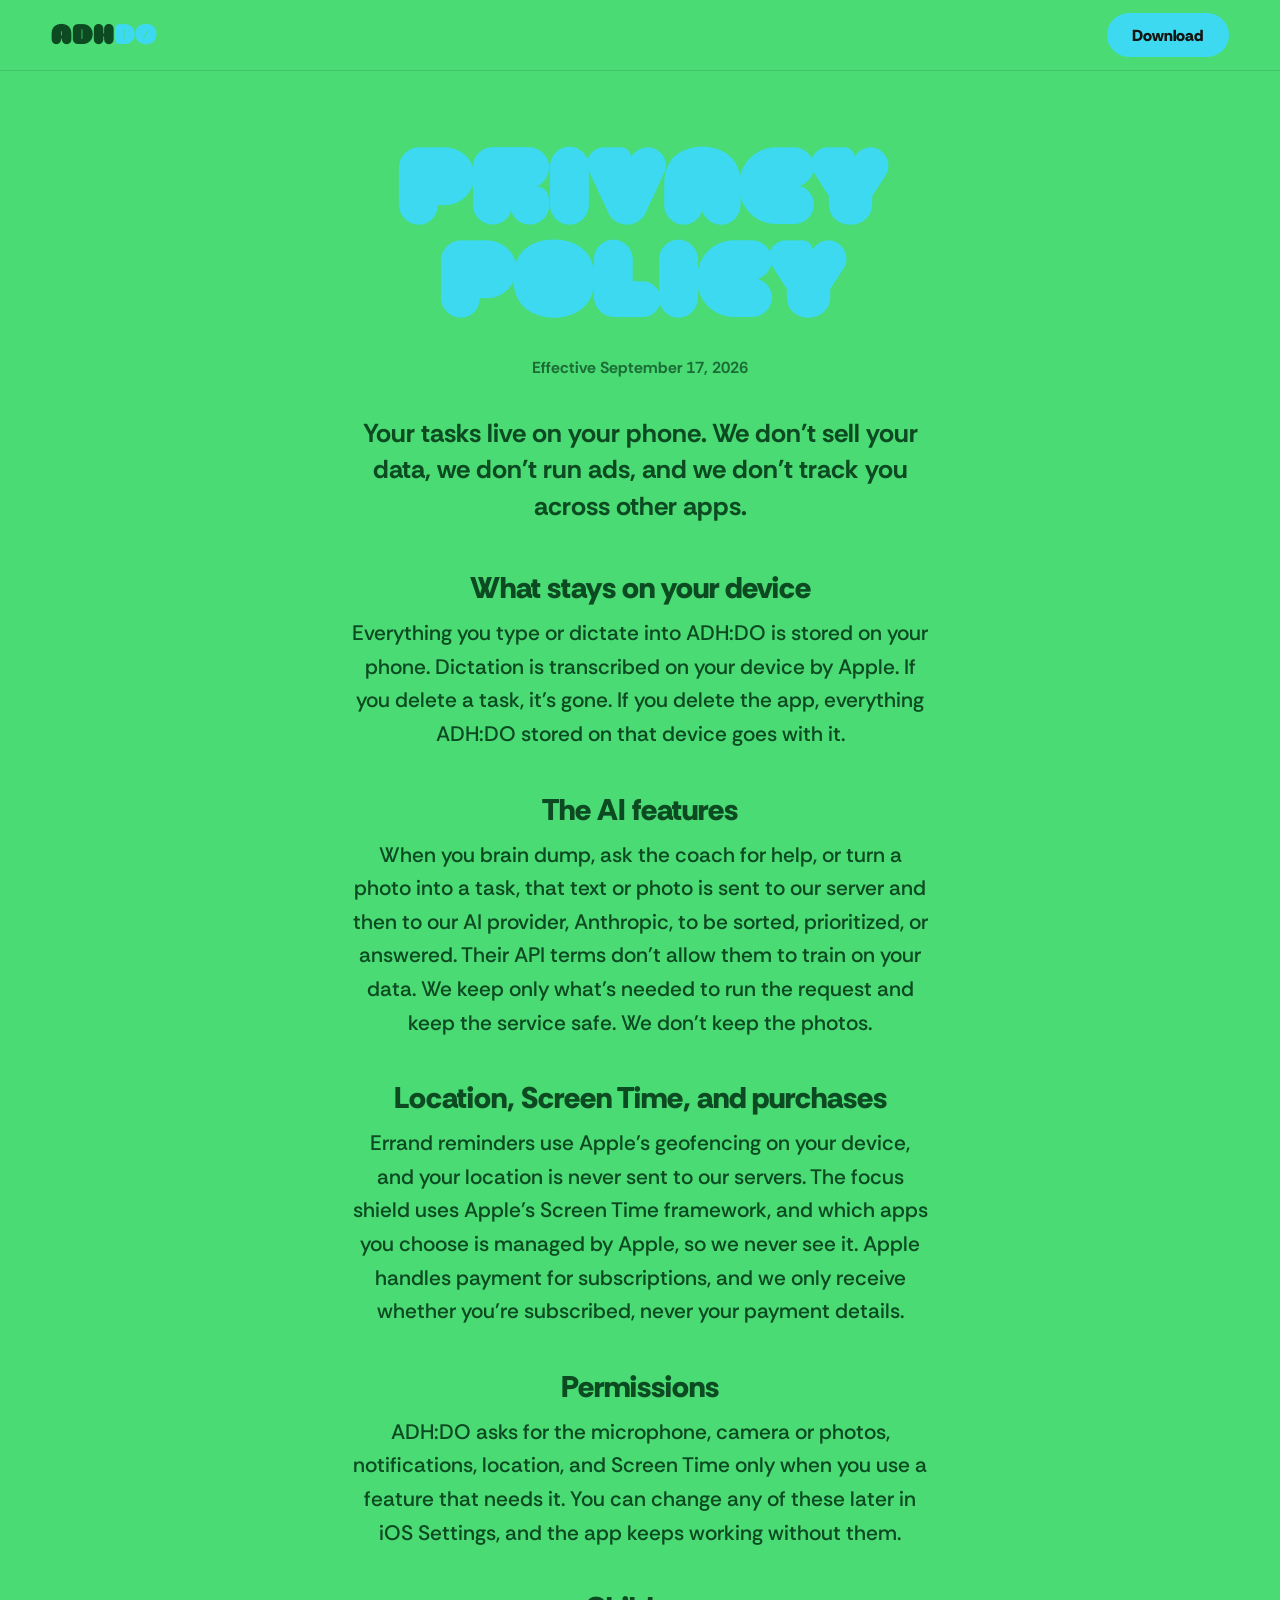
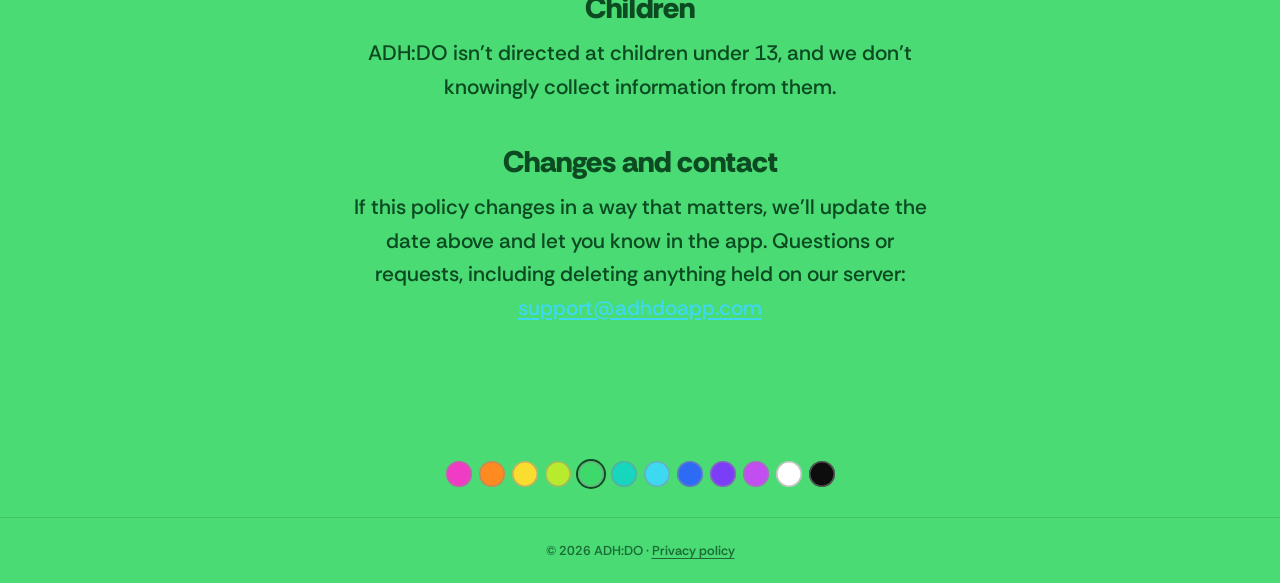
<file: privacy.html>
<!doctype html><html lang="en"><head><meta charset="utf-8"><meta name="viewport" content="width=device-width, initial-scale=1, maximum-scale=1"><title>Privacy policy | ADH:DO</title><meta name="description" content="How ADH:DO handles your data. Your tasks stay on your phone. No ads, no tracking, no selling your data."><link rel="canonical" href="https://www.adhdoapp.com/privacy"><link rel="icon" type="image/png" href="/favicon.png"><link rel="apple-touch-icon" href="/apple-touch-icon.png"><meta name="theme-color" content="#C24DF0"><meta property="og:type" content="website"><meta property="og:site_name" content="ADH:DO"><meta property="og:url" content="https://www.adhdoapp.com/privacy"><meta property="og:title" content="Privacy policy | ADH:DO"><meta property="og:description" content="How ADH:DO handles your data. Your tasks stay on your phone. No ads, no tracking, no selling your data."><meta property="og:image" content="https://www.adhdoapp.com/og.png"><meta property="og:image:width" content="1200"><meta property="og:image:height" content="630"><meta property="og:image:alt" content="ADH:DO: floating task cards, some on fire, on a purple screen"><meta name="twitter:card" content="summary_large_image"><meta name="twitter:title" content="Privacy policy | ADH:DO"><meta name="twitter:description" content="How ADH:DO handles your data. Your tasks stay on your phone. No ads, no tracking, no selling your data."><meta name="twitter:image" content="https://www.adhdoapp.com/og.png"><link rel="preconnect" href="https://fonts.googleapis.com"><link rel="preconnect" href="https://fonts.gstatic.com" crossorigin><link href="https://fonts.googleapis.com/css2?family=Rethink+Sans:wght@500;600;700;800&display=swap" rel="stylesheet"><style>
:root{
  /* vocabulary */
  --c-magenta:#F03CC4;
  --c-gold:#FADD2E;
  --c-teal:#16D6BE;
  --c-lime:#B8EB2E;
  --c-aqua:#3DD9F0;
  --c-blue:#2E6BF5;
  --c-tangerine:#FF8A1F;
  --c-violet:#7B3DF5;
  --c-green:#3ED96B;
  --c-orchid:#C24DF0;
  --c-white:#FFFFFF;
  --c-black:#0D0D0D;
  /* base inks: the deep tone of each base hue (light ink = dark base) */
  --ink-magenta:#5A0E47;
  --ink-tangerine:#5C2E05;
  --ink-gold:#5C4D05;
  --ink-lime:#3D5208;
  --ink-green:#0C4A21;
  --ink-teal:#07473F;
  --ink-aqua:#0A4854;
  --ink-blue:#EAF0FF;
  --ink-violet:#F0EAFF;
  --ink-orchid:#43105E;
  --ink-white:#191917;
  --ink-black:#F2F2EE;
  /* fixed */
  --on-accent-dark:#141412;
  --on-accent-light:#F5F5F0;
  --urgent-on-dark:#FF9A6A;
  --urgent-on-light:#D96A3B;
}

@font-face{font-family:'Roena';src:url([data-uri]) format('woff2');font-weight:400;font-display:swap}
:root{
  --base:#0C0C0C; --text:#F2F2EE; --card:#131312; --muted:#84847F; --faint:#5C5C58;
  --line:#232322; --accent:#B287E0; --accent-ink:#141412;
  --tag-quick:#6CC7C7; --tag-money:#F5C16C; --tag-life:#B8C76C; --tag-someday:#C787DE; --tag-health:#F5A6C7;
  --roena:'Roena',system-ui,sans-serif; --sans:'Rethink Sans',system-ui,sans-serif;
  --edge:clamp(16px,4vw,54px);
}
*{box-sizing:border-box;margin:0;padding:0}
html{scroll-behavior:smooth}
body{font-family:var(--sans);background:var(--base);color:var(--text);-webkit-font-smoothing:antialiased;
  transition:background .45s ease,color .45s ease;overflow-x:hidden}
a{color:inherit;text-decoration:none}
button{font-family:inherit;cursor:pointer}
.roena{font-family:var(--roena);line-height:.84;letter-spacing:.005em}

/* nav */
nav{position:sticky;top:0;z-index:60;background:var(--base);transition:background .45s ease;
  display:flex;align-items:center;gap:12px;padding:13px var(--edge);border-bottom:1px solid var(--line)}
.bar-left{flex:1 1 0;display:flex;justify-content:flex-start;min-width:0}
.wm{font-family:var(--roena);font-size:clamp(24px,3vw,30px);color:var(--text);line-height:1}
.wm .do{color:var(--accent)}
.navlink{font-weight:700;font-size:15px;color:var(--text);opacity:.62;transition:opacity .15s,color .15s}
.navlink:hover{opacity:1}
.navlink.active{opacity:1;color:var(--accent)}
.nav-right{flex:1 1 0;display:flex;align-items:center;gap:14px;justify-content:flex-end}
#themebar{flex:0 0 auto;display:flex;align-items:center;gap:7px;flex-wrap:wrap;justify-content:center}
.swatch{width:26px;height:26px;border-radius:50%;border:none;position:relative;padding:0;
  box-shadow:inset 0 0 0 1.6px rgba(140,140,140,.55);transition:transform .12s}
.swatch:hover{transform:scale(1.18)}
.swatch:focus-visible{outline:2px solid var(--text);outline-offset:2px}
.swatch.sel{box-shadow:inset 0 0 0 1.6px rgba(140,140,140,.55),0 0 0 2px var(--text)}

/* buttons */
.btn{display:inline-flex;align-items:center;gap:.5em;background:var(--accent);color:var(--accent-ink);
  font-weight:800;font-size:clamp(15px,1.6vw,18px);border:none;border-radius:999px;padding:.82em 1.6em;
  transition:transform .12s,background .45s,color .45s}
.btn:hover{transform:scale(1.04)} .btn:active{transform:scale(.97)}
.btn:focus-visible{outline:3px solid var(--text);outline-offset:3px}
.btn.ghost{background:transparent;color:var(--text);border:2px solid var(--line)}
.btn.ghost:hover{border-color:var(--accent);color:var(--accent)}
.nav-cta{padding:.72em 1.6em;font-size:16px}

/* footer */
footer{border-top:1px solid var(--line);padding:24px var(--edge);display:flex;justify-content:center;text-align:center;
  align-items:center;gap:12px;flex-wrap:wrap;color:var(--muted)}
footer .wm{font-size:24px}
footer .tiny{font-size:13px;font-weight:600}

/* home top bar (no nav on the homescreen) */
.home-top{position:absolute;top:0;left:0;right:0;z-index:40;display:flex;align-items:center;
  gap:12px;padding:16px var(--edge);pointer-events:none}
.home-top .wm,.home-top a,.home-top button,.home-top #themebar{pointer-events:auto}
.home-right{flex:1 1 0;display:flex;align-items:center;gap:14px;justify-content:flex-end}
@media(max-width:640px){
  nav,.home-top{flex-wrap:wrap}
  nav #themebar,.home-top #themebar{order:3;flex-basis:100%;justify-content:center;margin-top:10px}
  .bar-left,.nav-right,.home-right{flex:1 1 auto}
}

/* ============ SEA ============ */
.rink{position:relative;height:100svh;min-height:520px;overflow:hidden}

.hint{position:absolute;top:clamp(24px,7vh,74px);left:0;right:0;z-index:10;text-align:center;padding:0 var(--edge);
  pointer-events:none;transition:opacity .55s}
.hint .big{font-family:var(--roena);color:var(--text);font-size:clamp(30px,6vw,64px);line-height:.9}
.hint .big em{font-style:normal;color:var(--accent)}
.hint .small{margin-top:.7em;font-weight:600;font-size:clamp(14px,2vw,18px);color:var(--muted)}
.hint.gone{opacity:0}
.stream{position:absolute;inset:0;z-index:5}
.card{position:absolute;top:0;left:0;display:inline-flex;flex-direction:column;gap:3px;max-width:min(260px,66vw);
  padding:12px 15px 13px;border-radius:15px;background:var(--card);color:var(--text);text-align:left;border:1px solid var(--line);
  touch-action:none;will-change:transform;user-select:none;cursor:grab;transition:background .45s,color .45s,border-color .45s}
.card:active{cursor:grabbing}
.card:focus-visible{outline:3px solid var(--text);outline-offset:3px}
.card .ct{font-weight:700;font-size:clamp(14px,1.7vw,16px);line-height:1.18}
.card .meta{display:flex;flex-wrap:wrap;gap:5px;align-items:baseline}
.card .type{font-weight:600;font-size:11px;color:var(--muted);letter-spacing:.02em;transition:color .45s}
.card .due{font-weight:700;font-size:11px;color:var(--accent);transition:color .45s}
.card.finish{pointer-events:none}
.card.escort{outline:3px solid var(--text)}

/* mini detail sheet */
.sheet-wrap{position:fixed;inset:0;z-index:80;display:flex;align-items:center;justify-content:center;padding:20px}
.sheet-wrap[hidden]{display:none}
.sheet-backdrop{position:absolute;inset:0;background:rgba(0,0,0,.45)}
.sheet{position:relative;background:var(--card);color:var(--text);border:1px solid var(--line);border-radius:20px;
  padding:22px;width:min(360px,92vw);animation:sheetin .2s ease}
@keyframes sheetin{from{transform:translateY(12px) scale(.96);opacity:0}}
.sheet-title{font-weight:800;font-size:22px;line-height:1.15}
.sheet-meta{margin-top:7px;font-weight:600;font-size:13px;color:var(--muted)}
.sheet-meta .due{color:var(--accent);font-weight:700}
.sheet-nudge{margin-top:15px;font-family:var(--roena);font-size:19px;color:var(--text);line-height:.95}
.sheet-actions{display:flex;gap:10px;margin-top:18px}
.sheet-actions .btn{flex:1;justify-content:center}
.bottom{position:absolute;left:0;right:0;bottom:0;z-index:20;padding:14px var(--edge) clamp(16px,3vh,26px);
  background:var(--base);display:flex;flex-direction:column;align-items:center;gap:10px}
.teach{font-weight:600;font-size:13px;color:var(--muted);text-align:center}
.teach b{color:var(--accent);font-weight:800}
.pick{background:none;border:none;color:var(--accent);font-weight:800;font-size:13.5px;padding:2px 6px}
.pick:hover{opacity:.8}
.adder{display:flex;gap:8px;width:min(560px,100%)}
.adder input{flex:1;border:1px solid var(--line);border-radius:999px;padding:.85em 1.25em;font-family:var(--sans);
  font-weight:600;font-size:16px;background:var(--card);color:var(--text)}
.adder input::placeholder{color:var(--muted)}
.adder input:focus-visible{outline:2px solid var(--accent);outline-offset:2px}
.adder .add{border:none;border-radius:999px;padding:.85em 1.5em;font-weight:800;font-size:16px;background:var(--accent);color:var(--accent-ink)}
.adder .add:hover{transform:scale(1.03)}
.toast{position:absolute;left:50%;bottom:clamp(118px,20vh,176px);transform:translateX(-50%) translateY(10px);z-index:25;
  background:var(--card);color:var(--text);border:1px solid var(--line);font-weight:700;font-size:16px;padding:12px 18px;
  border-radius:15px;border-bottom-left-radius:5px;max-width:80vw;opacity:0;transition:opacity .25s,transform .25s;pointer-events:none;text-align:center}
.toast.show{opacity:1;transform:translateX(-50%) translateY(0)}

/* ============ PAGE HERO / SECTIONS ============ */
.phead{padding:clamp(52px,9vw,120px) var(--edge) clamp(20px,4vw,40px);text-align:center}
.phead .k{font-weight:800;text-transform:uppercase;letter-spacing:.04em;font-size:14px;color:var(--accent)}
.phead h1{font-family:var(--roena);color:var(--text);font-size:clamp(52px,12vw,150px);line-height:.82;margin-top:.14em}
.phead h1 em{font-style:normal;color:var(--accent)}
.phead p{max-width:34ch;margin:1.1em auto 0;font-weight:500;font-size:clamp(17px,2.2vw,24px);line-height:1.4;color:var(--muted)}

/* features */
.feat{max-width:1080px;margin:0 auto;padding:clamp(20px,4vw,40px) var(--edge)}
.frow{display:grid;grid-template-columns:1fr 1fr;gap:clamp(26px,5vw,64px);align-items:center;
  padding:clamp(40px,7vw,90px) 0;border-top:1px solid var(--line)}
.frow:first-child{border-top:none}
.frow.flip .ftext{order:2}
@media(max-width:800px){.frow{grid-template-columns:1fr;gap:26px}.frow.flip .ftext{order:0}}
.fnum{font-family:var(--roena);color:var(--accent);font-size:26px;line-height:1}
.ftext h2{font-family:var(--roena);color:var(--text);font-size:clamp(34px,5.4vw,64px);line-height:.9;margin:.15em 0 .1em}
.ftext p{font-weight:500;font-size:clamp(16px,2vw,21px);line-height:1.45;color:var(--muted);max-width:40ch}
.ftext p b{color:var(--text);font-weight:800}
.fvis{background:var(--card);border:1px solid var(--line);border-radius:22px;padding:clamp(20px,3vw,30px);min-height:230px;
  display:flex;flex-direction:column;justify-content:center;gap:10px;transition:background .45s,border-color .45s}

/* small mock bits reused on features */
.mtask{display:flex;align-items:center;gap:10px;background:var(--base);border:1px solid var(--line);border-radius:13px;padding:11px 13px}
.mtask .b{width:20px;height:20px;border:2.5px solid var(--text);border-radius:6px;flex:0 0 auto;opacity:.7}
.mtask .t{font-weight:700;font-size:15px}
.mtask .tag{margin-left:auto;font-weight:800;font-size:10px;text-transform:uppercase;letter-spacing:.05em;padding:3px 8px;border-radius:999px;color:#141314}
.mskip{font-weight:600;font-size:13px;color:var(--muted)}
.mskip b{color:var(--text)}
.bub{background:var(--base);border:1px solid var(--line);border-radius:16px;border-bottom-left-radius:5px;padding:13px 15px;font-weight:600;font-size:16px}
.chips{display:flex;gap:7px;flex-wrap:wrap}
.chip{display:inline-flex;align-items:center;gap:5px;background:var(--accent);color:var(--accent-ink);font-weight:800;font-size:12px;padding:5px 11px;border-radius:999px}
.mnote{font-weight:700;font-size:14px;color:var(--accent)}
.arrow{color:var(--muted);font-weight:800;text-align:center;font-size:13px}

/* download */
.dl{min-height:calc(100svh - 56px);display:flex;flex-direction:column;align-items:center;justify-content:center;
  text-align:center;padding:clamp(48px,8vw,110px) var(--edge)}
.dl .k{font-weight:800;text-transform:uppercase;letter-spacing:.04em;font-size:14px;color:var(--accent)}
.dl h1{font-family:var(--roena);color:var(--text);font-size:clamp(58px,15vw,240px);line-height:.8;margin:.12em 0}
.dl h1 em{font-style:normal;color:var(--accent)}
.dl p{max-width:32ch;font-weight:500;font-size:clamp(17px,2.3vw,24px);color:var(--muted);line-height:1.4;margin:.4em auto 0}
.stores{display:flex;gap:12px;justify-content:center;flex-wrap:wrap;margin-top:clamp(30px,4vw,44px)}
.store{display:inline-flex;align-items:center;gap:11px;background:var(--text);color:var(--base);border-radius:15px;
  padding:12px 22px;transition:transform .12s}
.store:hover{transform:scale(1.04)}
.store svg{width:26px;height:26px;fill:var(--base)}
.store .l1{font-size:11px;font-weight:600;opacity:.8;display:block;line-height:1.1}
.store .l2{font-size:19px;font-weight:800;line-height:1.05}
.store.beta{background:transparent;color:var(--text);border:2px solid var(--line)}
.store.beta svg{fill:var(--text)}
.req{margin-top:22px;font-weight:600;font-size:14px;color:var(--muted)}

@media (prefers-reduced-motion:reduce){*{scroll-behavior:auto}.card{transition:none}}


.swatch{animation:swin .22s cubic-bezier(.2,1.3,.4,1) both}

@keyframes swin{from{transform:scale(.4);opacity:0}}
@media (prefers-reduced-motion:reduce){.swatch{animation:none}}
.foot-link{color:var(--muted);text-decoration:underline;text-underline-offset:3px}.foot-link:hover{color:var(--accent)}

.legal{max-width:680px;margin:0 auto;padding:clamp(28px,5vw,56px) var(--edge) clamp(70px,9vw,120px);text-align:center}
.legal h1{font-family:var(--roena);color:var(--accent);font-size:clamp(44px,8.5vw,110px);line-height:.85;margin:.15em 0 .25em}
.legal .eff{font-weight:700;font-size:16px;color:var(--muted);margin-bottom:34px}
.legal .lead{font-weight:700;font-size:clamp(20px,2.6vw,26px);line-height:1.4;color:var(--text);margin:0 0 44px}
.legal h2{font-weight:800;font-size:clamp(22px,2.8vw,30px);margin:38px 0 10px;color:var(--text)}
.legal p{font-weight:500;font-size:clamp(18px,2.2vw,21px);line-height:1.6;color:var(--text);margin:0 0 14px}
.legal a{color:var(--accent);text-decoration:underline;text-underline-offset:3px}
@media(max-width:640px){#themebar{gap:5px;margin-top:8px}.swatch{width:20px;height:20px}.swatch.sel{box-shadow:inset 0 0 0 1.2px rgba(140,140,140,.55),0 0 0 2px var(--text)}}
.colors-bottom{display:flex;justify-content:center;padding:6px var(--edge) 30px}
.colors-bottom #themebar{justify-content:center;margin:0}
@media(max-width:640px){.colors-bottom #themebar{order:initial;flex-basis:auto;margin-top:0}}
</style></head><body data-page="privacy"><nav><div class="bar-left"><a class="wm" href="index.html" aria-label="ADH:DO">ADH<span class="do">Do</span></a></div><div class="nav-right"><a class="btn nav-cta" href="https://apps.apple.com/us/app/adh-do/id6757678709" rel="noopener">Download</a></div></nav>
<section class="legal">
  <h1>Privacy policy</h1>
  <p class="eff">Effective September 17, 2026</p>
  <p class="lead">Your tasks live on your phone. We don't sell your data, we don't run ads, and we don't track you across other apps.</p>

  <h2>What stays on your device</h2>
  <p>Everything you type or dictate into ADH:DO is stored on your phone. Dictation is transcribed on your device by Apple. If you delete a task, it's gone. If you delete the app, everything ADH:DO stored on that device goes with it.</p>

  <h2>The AI features</h2>
  <p>When you brain dump, ask the coach for help, or turn a photo into a task, that text or photo is sent to our server and then to our AI provider, Anthropic, to be sorted, prioritized, or answered. Their API terms don't allow them to train on your data. We keep only what's needed to run the request and keep the service safe. We don't keep the photos.</p>

  <h2>Location, Screen Time, and purchases</h2>
  <p>Errand reminders use Apple's geofencing on your device, and your location is never sent to our servers. The focus shield uses Apple's Screen Time framework, and which apps you choose is managed by Apple, so we never see it. Apple handles payment for subscriptions, and we only receive whether you're subscribed, never your payment details.</p>

  <h2>Permissions</h2>
  <p>ADH:DO asks for the microphone, camera or photos, notifications, location, and Screen Time only when you use a feature that needs it. You can change any of these later in iOS Settings, and the app keeps working without them.</p>

  <h2>Children</h2>
  <p>ADH:DO isn't directed at children under 13, and we don't knowingly collect information from them.</p>

  <h2>Changes and contact</h2>
  <p>If this policy changes in a way that matters, we'll update the date above and let you know in the app. Questions or requests, including deleting anything held on our server: <a href="mailto:support@adhdoapp.com">support@adhdoapp.com</a></p>
</section>
<div class="colors-bottom"><div id="themebar" aria-label="pick a theme"></div></div><footer><span class="tiny">© 2026 ADH:DO · <a class="foot-link" href="privacy.html">Privacy policy</a></span></footer><script>
(function(){
  var DP=[
    {id:'magenta',hex:'F03CC4',ink:'5A0E47',accents:[['gold','FADD2E'],['teal','16D6BE'],['lime','B8EB2E'],['aqua','3DD9F0'],['blue','2E6BF5'],['tangerine','FF8A1F']]},
    {id:'tangerine',hex:'FF8A1F',ink:'5C2E05',accents:[['aqua','3DD9F0'],['violet','7B3DF5'],['gold','FADD2E'],['teal','16D6BE'],['magenta','F03CC4'],['blue','2E6BF5']]},
    {id:'gold',hex:'FADD2E',ink:'5C4D05',accents:[['violet','7B3DF5'],['magenta','F03CC4'],['blue','2E6BF5'],['teal','16D6BE'],['aqua','3DD9F0'],['tangerine','FF8A1F']]},
    {id:'lime',hex:'B8EB2E',ink:'3D5208',accents:[['violet','7B3DF5'],['magenta','F03CC4'],['blue','2E6BF5'],['teal','16D6BE'],['aqua','3DD9F0'],['tangerine','FF8A1F']]},
    {id:'green',hex:'3ED96B',ink:'0C4A21',accents:[['magenta','F03CC4'],['violet','7B3DF5'],['gold','FADD2E'],['blue','2E6BF5'],['tangerine','FF8A1F'],['aqua','3DD9F0']]},
    {id:'teal',hex:'16D6BE',ink:'07473F',accents:[['magenta','F03CC4'],['violet','7B3DF5'],['tangerine','FF8A1F'],['gold','FADD2E'],['lime','B8EB2E'],['blue','2E6BF5']]},
    {id:'aqua',hex:'3DD9F0',ink:'0A4854',accents:[['magenta','F03CC4'],['violet','7B3DF5'],['tangerine','FF8A1F'],['gold','FADD2E'],['lime','B8EB2E'],['blue','2E6BF5']]},
    {id:'blue',hex:'2E6BF5',ink:'EAF0FF',accents:[['gold','FADD2E'],['lime','B8EB2E'],['teal','16D6BE'],['magenta','F03CC4'],['tangerine','FF8A1F'],['aqua','3DD9F0']]},
    {id:'violet',hex:'7B3DF5',ink:'F0EAFF',accents:[['lime','B8EB2E'],['gold','FADD2E'],['teal','16D6BE'],['magenta','F03CC4'],['tangerine','FF8A1F'],['aqua','3DD9F0']]},
    {id:'orchid',hex:'C24DF0',ink:'43105E',accents:[['gold','FADD2E'],['teal','16D6BE'],['lime','B8EB2E'],['aqua','3DD9F0'],['blue','2E6BF5'],['tangerine','FF8A1F']]},
    {id:'white',hex:'FFFFFF',ink:'191917',accents:[['black','0D0D0D'],['magenta','F03CC4'],['tangerine','FF8A1F'],['gold','FADD2E'],['lime','B8EB2E'],['green','3ED96B'],['teal','16D6BE'],['aqua','3DD9F0'],['blue','2E6BF5'],['violet','7B3DF5'],['orchid','C24DF0']]},
    {id:'black',hex:'0D0D0D',ink:'F2F2EE',accents:[['white','FFFFFF'],['magenta','F03CC4'],['tangerine','FF8A1F'],['gold','FADD2E'],['lime','B8EB2E'],['green','3ED96B'],['teal','16D6BE'],['aqua','3DD9F0'],['blue','2E6BF5'],['violet','7B3DF5'],['orchid','C24DF0']]}
  ];
  window.ADHDO_DP=DP;
  function rgb(h){return {r:parseInt(h.slice(0,2),16),g:parseInt(h.slice(2,4),16),b:parseInt(h.slice(4,6),16)};}
  function hex(c){return '#'+[c.r,c.g,c.b].map(function(v){v=Math.round(Math.max(0,Math.min(255,v)));return (v<16?'0':'')+v.toString(16);}).join('');}
  function mix(a,b,t){return {r:a.r+(b.r-a.r)*t,g:a.g+(b.g-a.g)*t,b:a.b+(b.b-a.b)*t};}
  function lum(c){return (0.299*c.r+0.587*c.g+0.114*c.b)/255;}
  var WHITE={r:255,g:255,b:255}, cur={b:0,a:0}, stage='base';
  function apply(bi,ai){
    var b=DP[bi]||DP[0]; bi=DP.indexOf(b); var a=b.accents[ai]||b.accents[0]; ai=b.accents.indexOf(a);
    var base=rgb(b.hex), ink=rgb(b.ink), acc=rgb(a[1]), dark=lum(ink)>0.5;
    if(!dark) base=mix(base,WHITE,0.06);
    var paper=!dark&&lum(base)>0.86;
    var card = dark?mix(base,WHITE,0.12) : paper?mix(base,ink,0.055) : mix(base,WHITE,0.60);
    var line = dark?mix(base,WHITE,0.20) : paper?mix(base,ink,0.11) : mix(base,ink,0.16);
    var r=document.documentElement.style;
    r.setProperty('--base',hex(base)); r.setProperty('--text',hex(ink)); r.setProperty('--card',hex(card)); r.setProperty('--line',hex(line));
    r.setProperty('--muted',hex(mix(base,ink,0.76))); r.setProperty('--faint',hex(mix(base,ink,0.58)));
    r.setProperty('--accent','#'+a[1]); r.setProperty('--accent-ink', lum(acc)>0.62?'#141412':'#F5F5F0');
    r.setProperty('--urgent', dark?'#FF9A6A':'#D96A3B'); r.setProperty('--accent-hot',hex(mix(acc,WHITE,0.5))); r.setProperty('--accent-deep',hex(mix(acc,{r:0,g:0,b:0},0.3)));
    cur={b:bi,a:ai}; window.ADHDO_theme=cur;
  }
  function save(){ try{localStorage.setItem('adhdo.dp',cur.b+'.'+cur.a);}catch(e){} }
  function parse(s){ var p=(s||'').split('.'); return p.length===2&&p[0]!==''?[+p[0]||0,+p[1]||0]:null; }
  // a chosen palette sticks; otherwise the homescreen shuffles on every load
  // and the inner pages follow whatever the homescreen landed on this visit
  var sel=null; try{sel=parse(localStorage.getItem('adhdo.dp'));}catch(e){}
  if(!sel){
    var isHome=document.body&&document.body.getAttribute('data-page')==='sea', ss=null;
    try{ss=parse(sessionStorage.getItem('adhdo.dp.sess'));}catch(e){}
    if(isHome||!ss){ var rb=Math.floor(Math.random()*DP.length), ra=Math.floor(Math.random()*DP[rb].accents.length); ss=[rb,ra];
      try{sessionStorage.setItem('adhdo.dp.sess',rb+'.'+ra);}catch(e){} }
    sel=ss;
  }
  apply(sel[0],sel[1]);

  function sw(bg,dot,label,sel){ var el=document.createElement('button'); el.className='swatch'+(sel?' sel':''); el.type='button';
    el.setAttribute('aria-label',label); el.style.background=bg; el.style.setProperty('--sa',dot); return el; }
  // two beats in one row: the 12 bases, then the chosen base's accents, then back
  function render(){
    var bar=document.getElementById('themebar'); if(!bar)return;
    bar.innerHTML='';
    if(stage==='base'){
      DP.forEach(function(b,i){
        var el=sw('#'+b.hex,'#'+b.hex,'base: '+b.id,i===cur.b);
        el.addEventListener('click',function(){ apply(i,0); save(); stage='accent'; render(); });
        bar.appendChild(el); });
    } else {
      var b=DP[cur.b];
      b.accents.forEach(function(a,i){
        var el=sw('#'+a[1],'#'+a[1],'accent: '+a[0],i===cur.a); el.classList.add('acc');
        el.addEventListener('click',function(){ apply(cur.b,i); save(); stage='base'; render(); });
        bar.appendChild(el); });
    }
  }
  render(); window.addEventListener('load',render);
  window.ADHDO_apply=apply;
})();
</script></body></html>
</file>
